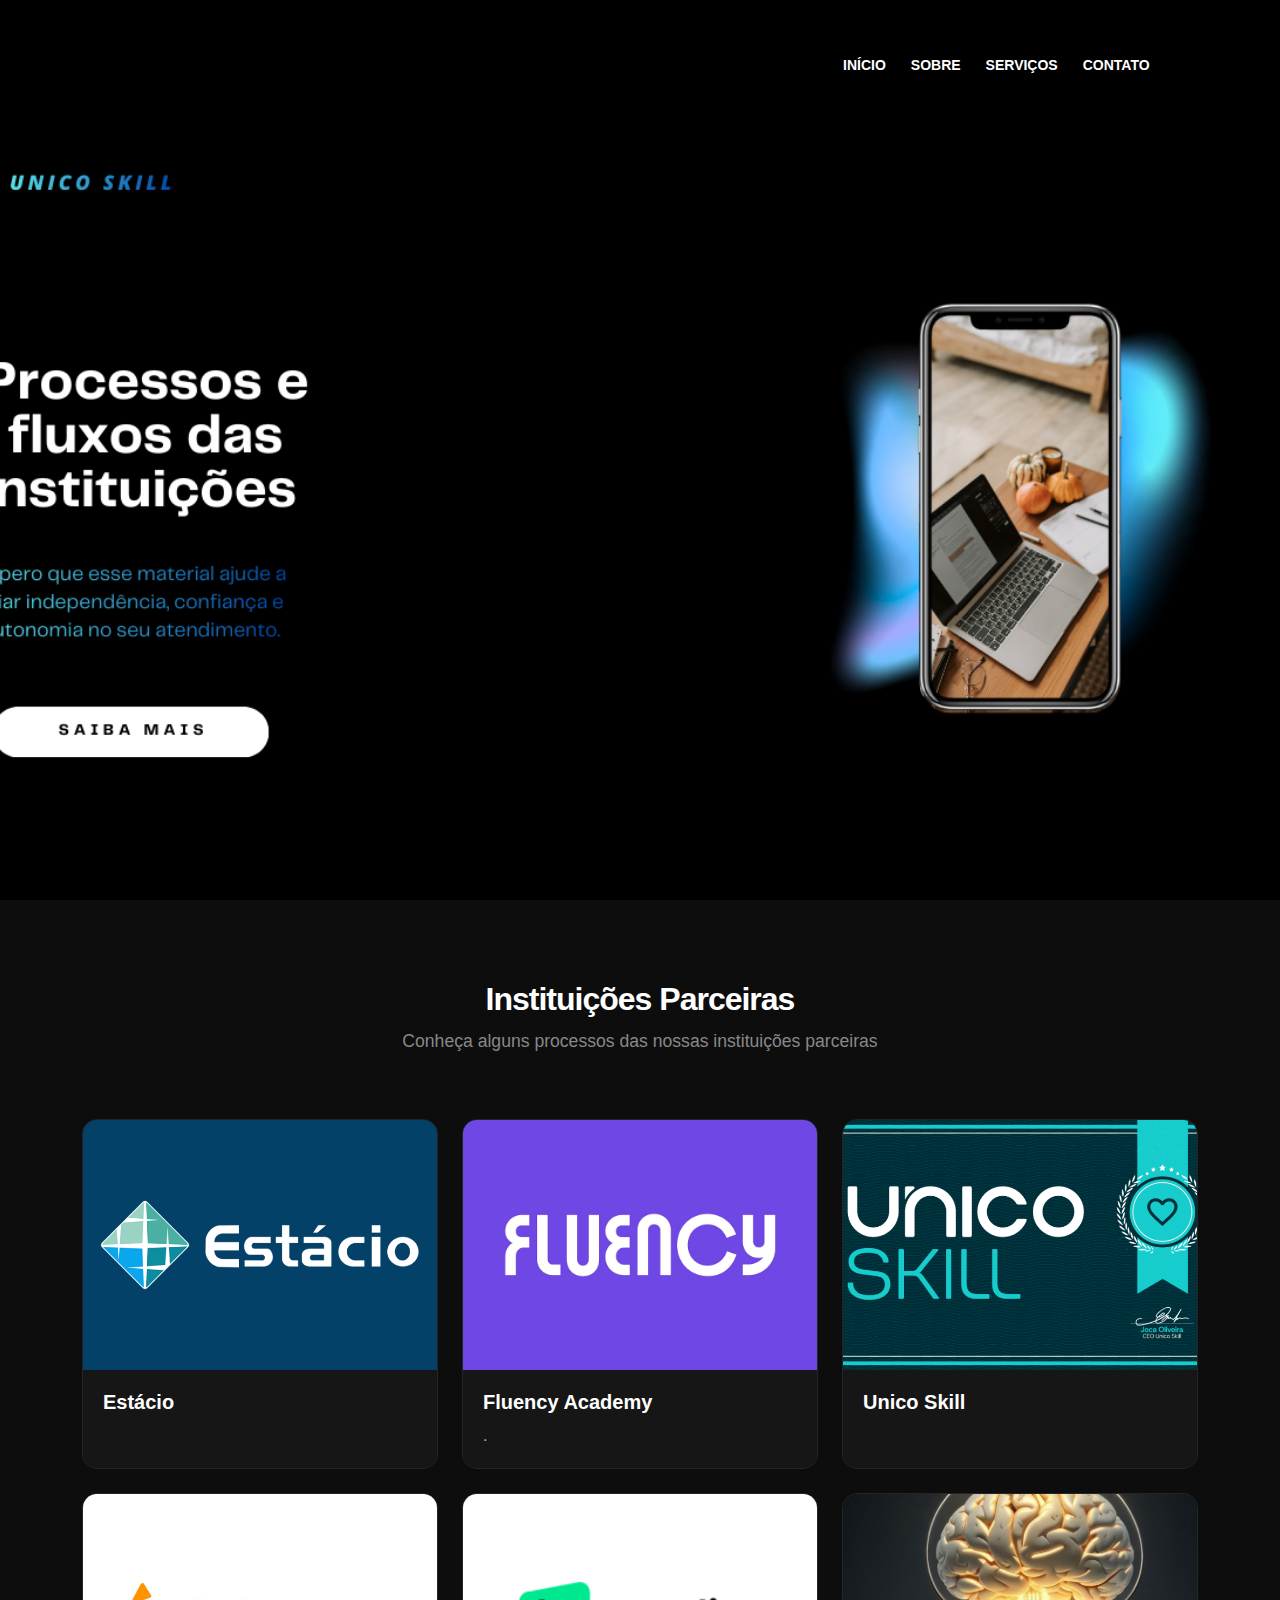
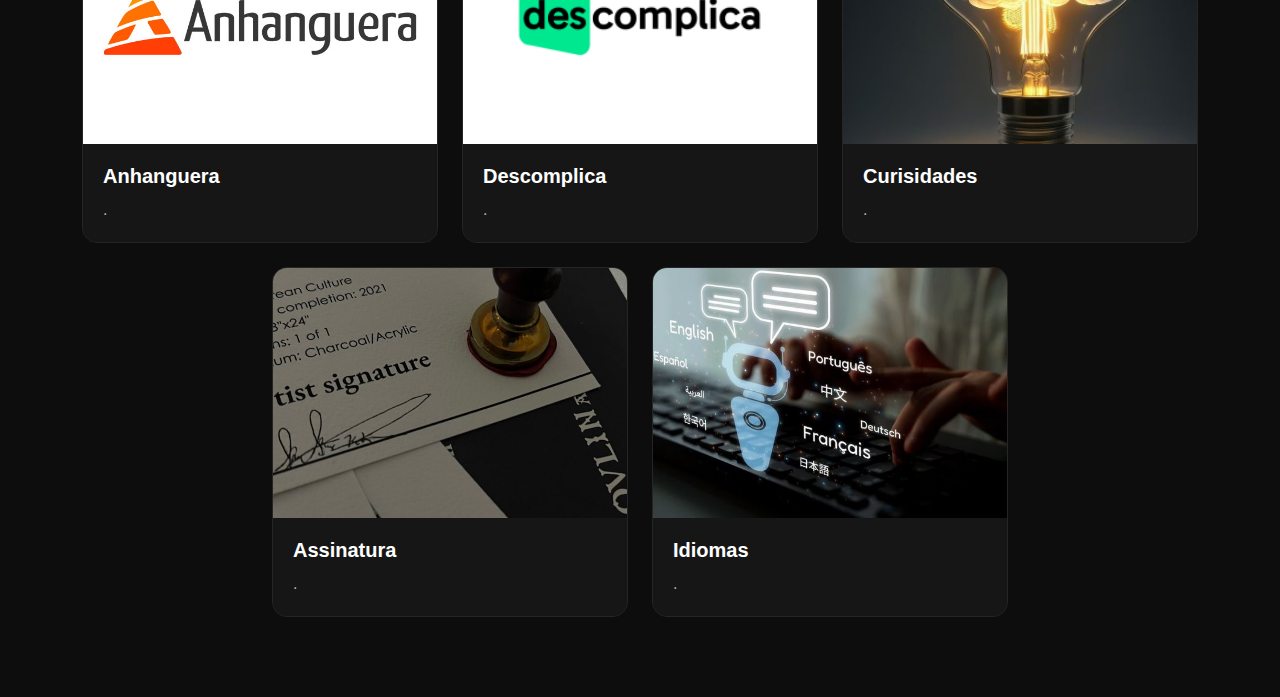
<file: index.html>
<!DOCTYPE html>
<html lang="pt-br">
<head>
    <meta charset="UTF-8">
    <meta name="viewport" content="width=device-width, initial-scale=1.0">
    <title>Unico Skill</title>
    <link rel="icon" href="../icon.png">
    <link href="https://cdn.jsdelivr.net/npm/bootstrap@5.3.3/dist/css/bootstrap.min.css" rel="stylesheet">
    <link rel="stylesheet" href="style.css">
</head>
<body class="text-white">

    <section class="hero-section">
        <header class="container-fluid">
            <nav class="d-flex justify-content-end p-3">
                <a href="#">Início</a>
                <a href="#">Sobre</a>
                <a href="#">Serviços</a>
                <a href="#">Contato</a>
            </nav>
        </header>

    </section>

<!-- ============================================================  -->
    <section class="container-fluid bg-black-custom">
        <div class="container">
            <div class="row text-center mb-5">
                <div class="col">
                    <h2 class="fw-bold">Instituições Parceiras</h2>
                    <p class="text-muted">Conheça alguns processos das nossas instituições parceiras</p>
                </div>
            </div>

            <div class="row g-4 justify-content-center">
                <div class="col-md-4">
                    <div class="card custom-card h-100 bg-dark text-white border-secondary">
                        <a href="./Estacio/Estacio/estacio2.html" target="_blank">
                            <img src="./src/image/estacio2.png" alt="Estácio" class="card-img-top p-3">
                        </a>
                        <div class="card-body">
                            <h5 class="card-title">Estácio</h5>
                            <p class="card-text text-secondary"> </p>
                        </div>
                    </div>
                </div>

                <div class="col-md-4">
                    <div class="card custom-card h-100 bg-dark text-white border-secondary">
                        <a href="./Fluency/fluency.html" target="_blank">
                        <img src="./src/image/fluency.png" alt="Instituição" class="card-img-top p-3">
                        </a>
                        <div class="card-body">
                            <h5 class="card-title">Fluency Academy</h5>
                            <p class="card-text text-secondary">.</p>
                        </div>
                    </div>
                </div>

                <div class="col-md-4">
                    <div class="card custom-card h-100 bg-dark text-white border-secondary">
                        <a href="./skill-colab/skill.html" target="_blank">
                        <img src="./src/image/skill.png" alt="Instituição" class="card-img-top p-3">
                        </a>
                        <div class="card-body">
                            <h5 class="card-title">Unico Skill</h5>
                            <p class="card-text text-secondary"></p>
                        </div>
                    </div>
                </div>


                 <div class="col-md-4">
                    <div class="card custom-card h-100 bg-dark text-white border-secondary">
                        <a href="./anhanguera/anhan.html" target="_blank">
                        <img src="./anhanguera/anhanguera2.jpg" alt="Instituição" class="card-img-top p-3">
                        </a>
                        <div class="card-body">
                            <h5 class="card-title">Anhanguera</h5>
                            <p class="card-text text-secondary">.</p>
                        </div>
                    </div>
                </div>



                 <div class="col-md-4">
                    <div class="card custom-card h-100 bg-dark text-white border-secondary">
                        <a href="./descomplica/descomplica.html" target="_blank">
                        <img src="./descomplica/descomplica.png" alt="Instituição" class="card-img-top p-3">
                        </a>
                        <div class="card-body">
                            <h5 class="card-title">Descomplica</h5>
                            <p class="card-text text-secondary">.</p>
                        </div>
                    </div>
                </div>

                <div class="col-md-4">
                    <div class="card custom-card h-100 bg-dark text-white border-secondary">
                        <a href="./curiosidades/curiosidades/curiosidade.html" target="_blank">
                        <img src="./curiosidades/curiWallp.jpg" alt="Instituição" class="card-img-top p-3">
                        </a>
                        <div class="card-body">
                            <h5 class="card-title">Curisidades</h5>
                            <p class="card-text text-secondary">.</p>
                        </div>
                    </div>
                </div>


                <div class="col-md-4">
                    <div class="card custom-card h-100 bg-dark text-white border-secondary">
                        <a href="./Assinatura/Assinatura/ass.html" target="_blank">
                        <img src="./Assinatura/assinaturawallper.jpg" alt="Instituição" class="card-img-top p-3">
                        </a>
                        <div class="card-body">
                            <h5 class="card-title">Assinatura</h5>
                            <p class="card-text text-secondary">.</p>
                        </div>
                    </div>
                </div>


                <div class="col-md-4">
                    <div class="card custom-card h-100 bg-dark text-white border-secondary">
                        <a href="./Curso Idioma/Curso Idioma/idioma.html" target="_blank">
                        <img src="./Curso Idioma/idiomawallper.jpg" alt="Instituição" class="card-img-top p-3">
                        </a>
                        <div class="card-body">
                            <h5 class="card-title">Idiomas</h5>
                            <p class="card-text text-secondary">.</p>
                        </div>
                    </div>
                </div>






            </div>
        </div>
    </section>

    <script src="https://cdn.jsdelivr.net/npm/bootstrap@5.3.3/dist/js/bootstrap.bundle.min.js"></script>
</body>
</html>
</file>
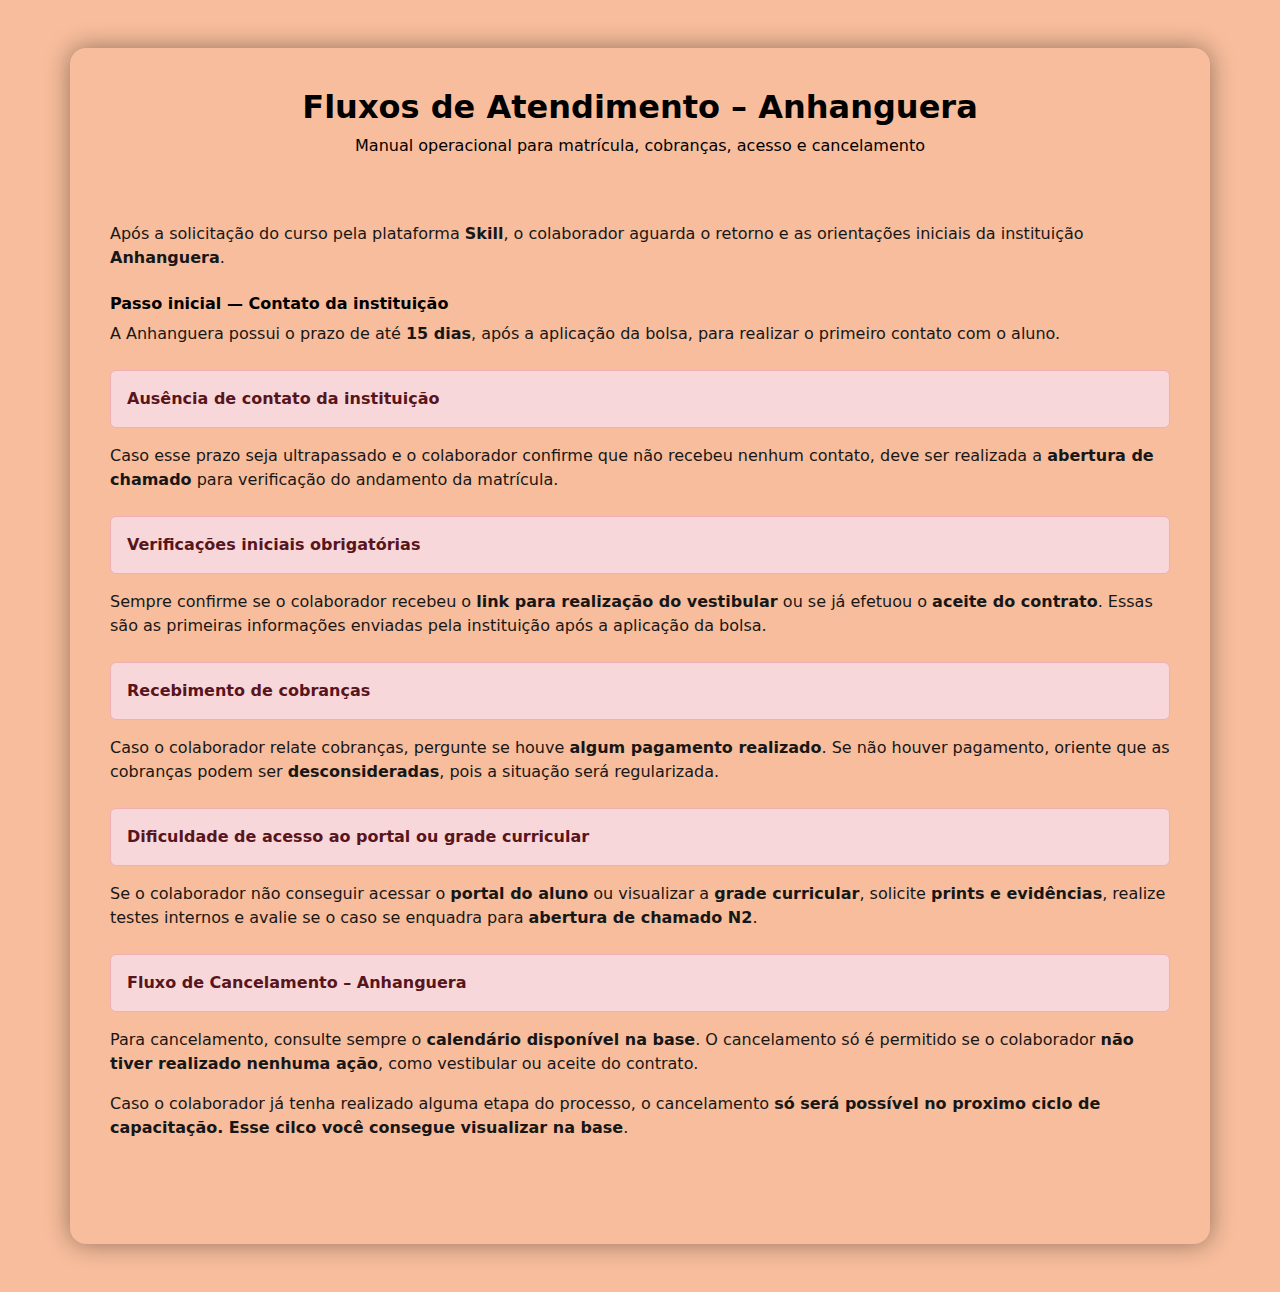
<file: anhanguera/anhan.html>
<!DOCTYPE html>
<html lang="pt-BR">
<head>
  <meta charset="UTF-8">
  <meta name="viewport" content="width=device-width, initial-scale=1.0">
  <title>Anhanguera</title>

  <link rel="icon" href="../icon.png">
  <link href="https://cdn.jsdelivr.net/npm/bootstrap@5.3.8/dist/css/bootstrap.min.css" rel="stylesheet">
</head>

<script>
  document.addEventListener("DOMContentLoaded", function () {
    alert("Atenção: Essa página ainda está em fase de construção e pode conter informações incompletas ou confusas. Pergunte caso tenha dúvidas");
  });
</script>


<body>

<section class="container my-5 text-black">

  <!-- CABEÇALHO -->
  <div class="row mb-5">
    <div class="col text-center">
      <h2 class="fw-bold text-black">Fluxos de Atendimento – Anhanguera</h2>
      <p class=" text-black">
        Manual operacional para matrícula, cobranças, acesso e cancelamento
      </p>
    </div>
  </div>

  <!-- ================================================= -->
  <!-- FLUXO ANHANGUERA -->
  <!-- ================================================= -->

  <div class="row mb-5">
    <div class="col">

      <p>
        Após a solicitação do curso pela plataforma <strong>Skill</strong>,
        o colaborador aguarda o retorno e as orientações iniciais da
        instituição <strong>Anhanguera</strong>.
      </p>

      <h6 class="fw-bold mt-4">Passo inicial — Contato da instituição</h6>

      <p>
        A Anhanguera possui o prazo de até <strong>15 dias</strong>,
        após a aplicação da bolsa, para realizar o primeiro contato com o aluno.
      </p>

      <div class="alert alert-danger mt-4">
        <strong>Ausência de contato da instituição</strong>
      </div>

      <p>
        Caso esse prazo seja ultrapassado e o colaborador confirme que
        não recebeu nenhum contato, deve ser realizada a
        <strong>abertura de chamado</strong> para verificação do andamento da matrícula.
      </p>

      <div class="alert alert-danger mt-4">
        <strong>Verificações iniciais obrigatórias</strong>
      </div>

      <p>
        Sempre confirme se o colaborador recebeu o
        <strong>link para realização do vestibular</strong> ou se já efetuou
        o <strong>aceite do contrato</strong>.
        Essas são as primeiras informações enviadas pela instituição
        após a aplicação da bolsa.
      </p>

      <div class="alert alert-danger mt-4">
        <strong>Recebimento de cobranças</strong>
      </div>

      <p>
        Caso o colaborador relate cobranças, pergunte se houve
        <strong>algum pagamento realizado</strong>.
        Se não houver pagamento, oriente que as cobranças podem ser
        <strong>desconsideradas</strong>, pois a situação será regularizada.
      </p>

      <div class="alert alert-danger mt-4">
        <strong>Dificuldade de acesso ao portal ou grade curricular</strong>
      </div>

      <p>
        Se o colaborador não conseguir acessar o
        <strong>portal do aluno</strong> ou visualizar a
        <strong>grade curricular</strong>, solicite
        <strong>prints e evidências</strong>, realize testes internos
        e avalie se o caso se enquadra para
        <strong>abertura de chamado N2</strong>.
      </p>

      <div class="alert alert-danger mt-4">
        <strong>Fluxo de Cancelamento – Anhanguera</strong>
      </div>

      <p>
        Para cancelamento, consulte sempre o
        <strong>calendário disponível na base</strong>.
        O cancelamento só é permitido se o colaborador
        <strong>não tiver realizado nenhuma ação</strong>,
        como vestibular ou aceite do contrato.
      </p>

      <p>
        Caso o colaborador já tenha realizado alguma etapa do processo,
        o cancelamento <strong>só será possível no proximo ciclo de capacitação. Esse cilco você consegue visualizar na base</strong>.
      </p>

    </div>
  </div>

</section>

<style>
  body {
    background-color: #f7bd9c; /* fundo dark laranja */
    color: #0c0c0c;
  }

  h2, h4 {
    color: #dc7017; /* laranja principal */
  }

  p {
    color: #171717;
  }

  .text-muted {
    color: #e9833f !important;
  }

  /* Alerts personalizados laranja */
  .alert-warning {
    background-color: #7c2d12; /* laranja escuro */
    color: #ffedd5; /* laranja claro */
    border: none;
  }

  /* Container */
  section.container {
    background-color: #f7bd9c;
    border-radius: 16px;
    padding: 40px;
    box-shadow: 0 0 25px rgba(0, 0, 0, 0.4);
  }

  /* Títulos */
  h4 {
    border-left: 4px solid #fb923c;
    padding-left: 12px;
  }
</style>

</body>
</html>
</file>
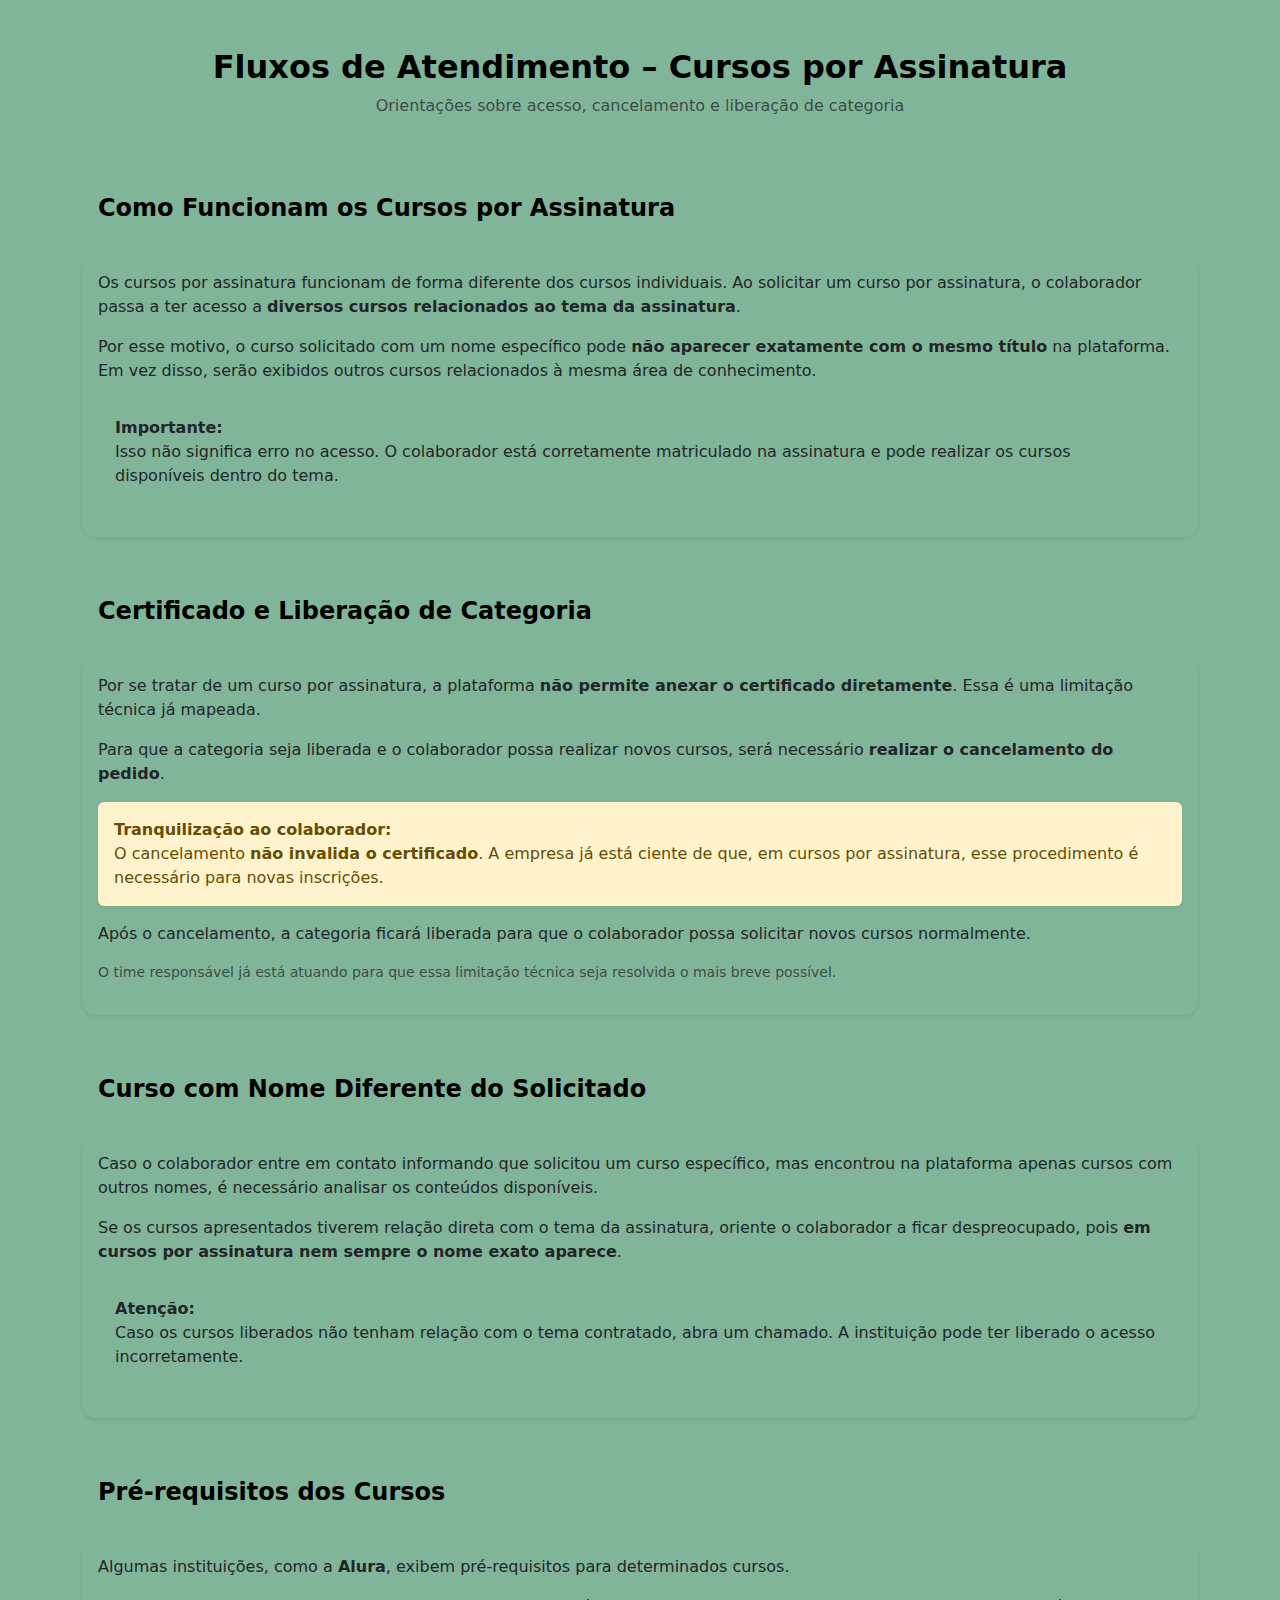
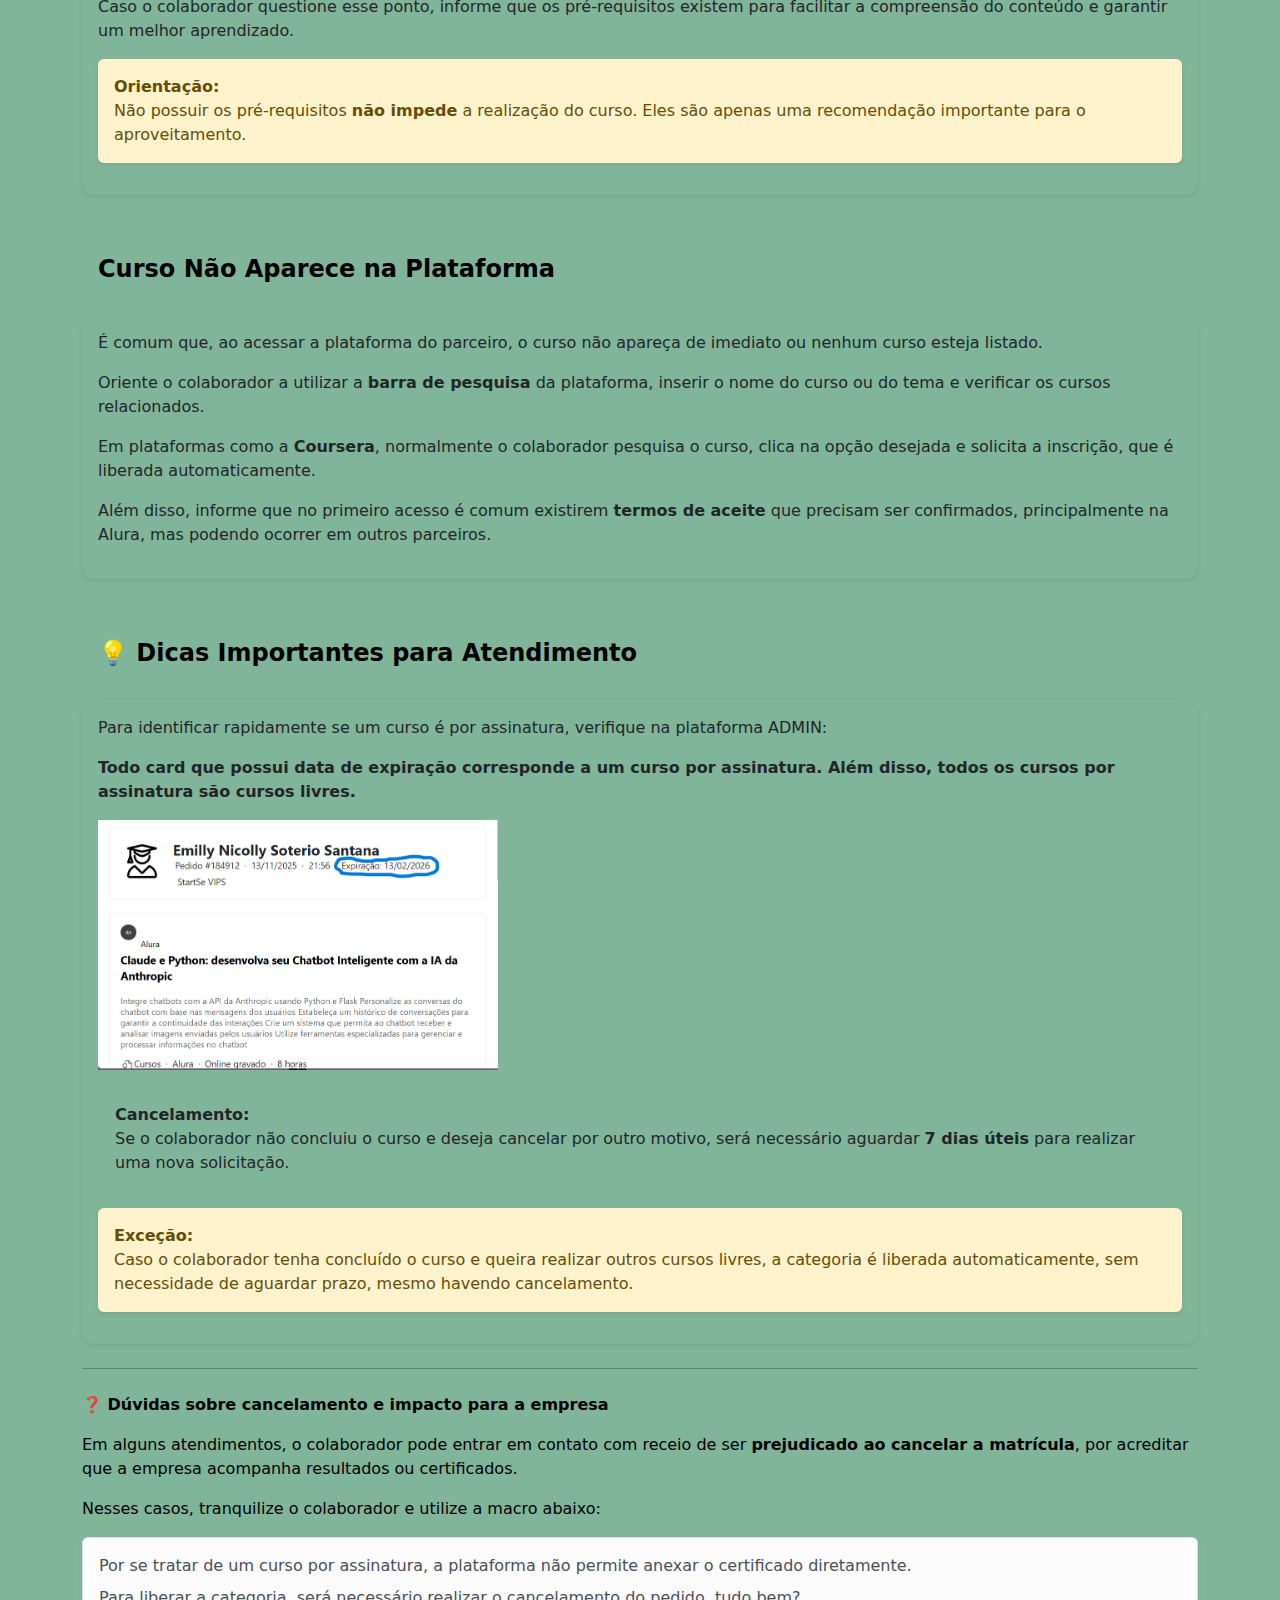
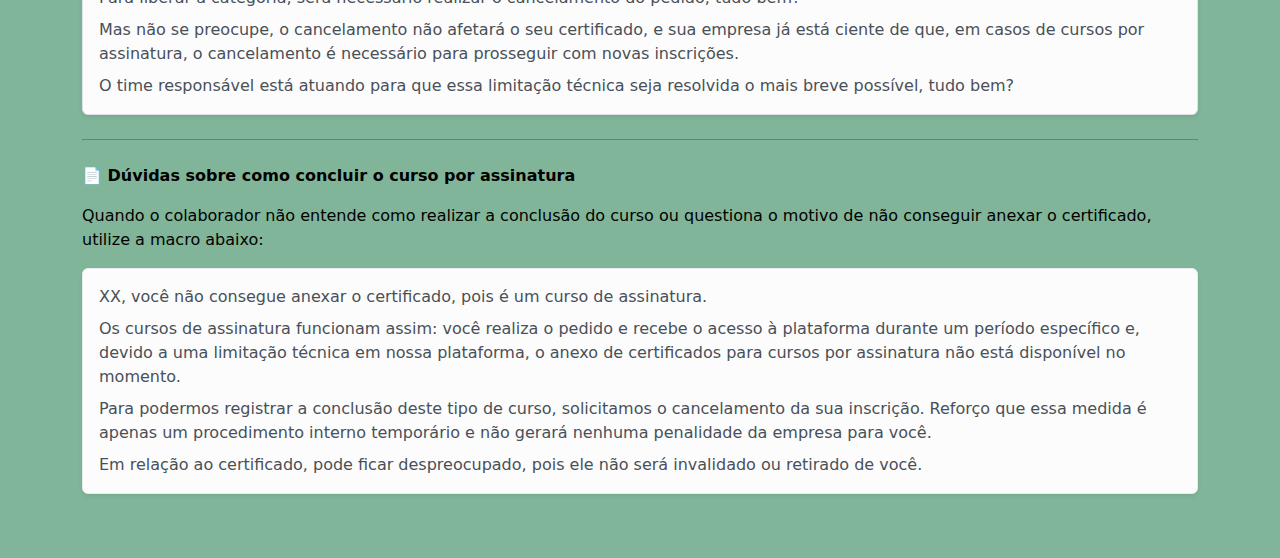
<file: Assinatura/ass.html>
<!DOCTYPE html>
<html lang="pt-br">
<head>
    <meta charset="UTF-8">
    <meta name="viewport" content="width=device-width, initial-scale=1.0">
    <title>Fluxo – Cursos por Assinatura</title>

    <link href="https://cdn.jsdelivr.net/npm/bootstrap@5.3.3/dist/css/bootstrap.min.css" rel="stylesheet">

    <style>
        body {
            background-color: rgb(129, 181, 153);
        }

        /* Subtítulos */
        h4.border-bottom {
            border-bottom: none !important;
            background-color:rgb(129, 181, 153);
            padding: 12px 16px;
            border-radius: 12px;
        }

        /* Mantém harmonia com cards */
        .card {
            background-color:rgb(129, 181, 153);
            border-radius: 14px;
        }
    </style>
</head>

<body>

<section class="container my-5 text-black">

    <!-- Título -->
    <div class="row mb-5">
        <div class="col text-center">
            <h2 class="fw-bold">Fluxos de Atendimento – Cursos por Assinatura</h2>
            <p class="text-muted">
                Orientações sobre acesso, cancelamento e liberação de categoria
            </p>
        </div>
    </div>

    <!-- Como funcionam -->
    <div class="row mb-5">
        <div class="col">
            <h4 class="fw-semibold border-bottom pb-2 mb-4">
                Como Funcionam os Cursos por Assinatura
            </h4>

            <div class="card border-0 shadow-sm">
                <div class="card-body">
                    <p>
                        Os cursos por assinatura funcionam de forma diferente dos cursos individuais.
                        Ao solicitar um curso por assinatura, o colaborador passa a ter acesso a
                        <strong>diversos cursos relacionados ao tema da assinatura</strong>.
                    </p>

                    <p>
                        Por esse motivo, o curso solicitado com um nome específico pode
                        <strong>não aparecer exatamente com o mesmo título</strong> na plataforma.
                        Em vez disso, serão exibidos outros cursos relacionados à mesma área de conhecimento.
                    </p>

                    <div class="alert alert-orange mt-3">
                        <strong>Importante:</strong>
                        <p class="mb-0">
                            Isso não significa erro no acesso. O colaborador está corretamente matriculado
                            na assinatura e pode realizar os cursos disponíveis dentro do tema.
                        </p>
                    </div>
                </div>
            </div>
        </div>
    </div>

    <!-- Certificado e cancelamento -->
    <div class="row mb-5">
        <div class="col">
            <h4 class="fw-semibold border-bottom pb-2 mb-4">
             Certificado e Liberação de Categoria
            </h4>

            <div class="card border-0 shadow-sm">
                <div class="card-body">
                    <p>
                        Por se tratar de um curso por assinatura, a plataforma
                        <strong>não permite anexar o certificado diretamente</strong>.
                        Essa é uma limitação técnica já mapeada.
                    </p>

                    <p>
                        Para que a categoria seja liberada e o colaborador possa realizar
                        novos cursos, será necessário
                        <strong>realizar o cancelamento do pedido</strong>.
                    </p>

                    <div class="alert alert-warning border-0 shadow-sm mt-3">
                        <strong>Tranquilização ao colaborador:</strong>
                        <p class="mb-0">
                            O cancelamento <strong>não invalida o certificado</strong>.
                            A empresa já está ciente de que, em cursos por assinatura,
                            esse procedimento é necessário para novas inscrições.
                        </p>
                    </div>

                    <p class="mt-3">
                        Após o cancelamento, a categoria ficará liberada para que o colaborador
                        possa solicitar novos cursos normalmente.
                    </p>

                    <p class="text-muted small">
                        O time responsável já está atuando para que essa limitação técnica
                        seja resolvida o mais breve possível.
                    </p>
                </div>
            </div>
        </div>
    </div>

    <!-- Nome do curso diferente -->
    <div class="row mb-5">
        <div class="col">
            <h4 class="fw-semibold border-bottom pb-2 mb-4">
             Curso com Nome Diferente do Solicitado
            </h4>

            <div class="card border-0 shadow-sm">
                <div class="card-body">
                    <p>
                        Caso o colaborador entre em contato informando que solicitou um curso
                        específico, mas encontrou na plataforma apenas cursos com outros nomes,
                        é necessário analisar os conteúdos disponíveis.
                    </p>

                    <p>
                        Se os cursos apresentados tiverem relação direta com o tema da assinatura,
                        oriente o colaborador a ficar despreocupado, pois
                        <strong>em cursos por assinatura nem sempre o nome exato aparece</strong>.
                    </p>

                    <div class="alert alert-orange mt-3">
                        <strong>Atenção:</strong>
                        <p class="mb-0">
                            Caso os cursos liberados não tenham relação com o tema contratado,
                            abra um chamado. A instituição pode ter liberado o acesso incorretamente.
                        </p>
                    </div>
                </div>
            </div>
        </div>
    </div>

    <!-- Pré-requisitos -->
    <div class="row mb-5">
        <div class="col">
            <h4 class="fw-semibold border-bottom pb-2 mb-4">
            Pré-requisitos dos Cursos
            </h4>

            <div class="card border-0 shadow-sm">
                <div class="card-body">
                    <p>
                        Algumas instituições, como a <strong>Alura</strong>, exibem
                        pré-requisitos para determinados cursos.
                    </p>

                    <p>
                        Caso o colaborador questione esse ponto, informe que os pré-requisitos
                        existem para facilitar a compreensão do conteúdo e garantir um melhor aprendizado.
                    </p>

                    <div class="alert alert-warning border-0 shadow-sm mt-3">
                        <strong>Orientação:</strong>
                        <p class="mb-0">
                            Não possuir os pré-requisitos <strong>não impede</strong> a realização do curso.
                            Eles são apenas uma recomendação importante para o aproveitamento.
                        </p>
                    </div>
                </div>
            </div>
        </div>
    </div>

    <!-- Curso não aparece -->
    <div class="row mb-5">
        <div class="col">
            <h4 class="fw-semibold border-bottom pb-2 mb-4">
             Curso Não Aparece na Plataforma
            </h4>

            <div class="card border-0 shadow-sm">
                <div class="card-body">
                    <p>
                        É comum que, ao acessar a plataforma do parceiro, o curso
                        não apareça de imediato ou nenhum curso esteja listado.
                    </p>

                    <p>
                        Oriente o colaborador a utilizar a
                        <strong>barra de pesquisa</strong> da plataforma,
                        inserir o nome do curso ou do tema e verificar os cursos relacionados.
                    </p>

                    <p>
                        Em plataformas como a <strong>Coursera</strong>, normalmente o colaborador
                        pesquisa o curso, clica na opção desejada e solicita a inscrição,
                        que é liberada automaticamente.
                    </p>

                    <p class="mt-3">
                        Além disso, informe que no primeiro acesso é comum existirem
                        <strong>termos de aceite</strong> que precisam ser confirmados,
                        principalmente na Alura, mas podendo ocorrer em outros parceiros.
                    </p>
                </div>
            </div>
        </div>
    </div>

    <!-- Dicas internas -->
    <div class="row mb-5">
        <div class="col">
            <h4 class="fw-semibold border-bottom pb-2 mb-4">
                💡 Dicas Importantes para Atendimento
            </h4>

            <div class="card border-0 shadow-sm">
                <div class="card-body">
                    <p>
                        Para identificar rapidamente se um curso é por assinatura,
                        verifique na plataforma ADMIN:
                    </p>

                    <p class="fw-semibold">
                        Todo card que possui <strong>data de expiração</strong>
                        corresponde a um curso por assinatura.
                        Além disso, todos os cursos por assinatura são cursos livres.
                    </p>

                    <div>
                        <img src="./expiracao2.png" alt="" width="400px">
                    </div>

                    <div class="alert alert-orange mt-3">
                        <strong>Cancelamento:</strong>
                        <p class="mb-0">
                            Se o colaborador não concluiu o curso e deseja cancelar por outro motivo,
                            será necessário aguardar <strong>7 dias úteis</strong>
                            para realizar uma nova solicitação.
                        </p>
                    </div>

                    <div class="alert alert-warning border-0 shadow-sm mt-3">
                        <strong>Exceção:</strong>
                        <p class="mb-0">
                            Caso o colaborador tenha concluído o curso e queira realizar
                            outros cursos livres, a categoria é liberada automaticamente,
                            sem necessidade de aguardar prazo, mesmo havendo cancelamento.
                        </p>
                    </div>
                </div>
            </div>


<hr class="my-4">

<p class="fw-semibold">
  ❓ Dúvidas sobre cancelamento e impacto para a empresa
</p>

<p>
  Em alguns atendimentos, o colaborador pode entrar em contato com receio de ser
  <strong>prejudicado ao cancelar a matrícula</strong>, por acreditar que a empresa
  acompanha resultados ou certificados.
</p>

<p>
  Nesses casos, tranquilize o colaborador e utilize a macro abaixo:
</p>

<div class="alert alert-light border shadow-sm">
  <p class="mb-2">
    Por se tratar de um curso por assinatura, a plataforma não permite anexar o certificado diretamente.
  </p>

  <p class="mb-2">
    Para liberar a categoria, será necessário realizar o cancelamento do pedido, tudo bem?
  </p>

  <p class="mb-2">
    Mas não se preocupe, o cancelamento não afetará o seu certificado, e sua empresa já está ciente de que,
    em casos de cursos por assinatura, o cancelamento é necessário para prosseguir com novas inscrições.
  </p>

  <p class="mb-0">
    O time responsável está atuando para que essa limitação técnica seja resolvida o mais breve possível, tudo bem?
  </p>
</div>

<hr class="my-4">

<p class="fw-semibold">
  📄 Dúvidas sobre como concluir o curso por assinatura
</p>

<p>
  Quando o colaborador não entende como realizar a conclusão do curso ou questiona
  o motivo de não conseguir anexar o certificado, utilize a macro abaixo:
</p>

<div class="alert alert-light shadow-sm">
  <p class="mb-2">
    XX, você não consegue anexar o certificado, pois é um curso de assinatura.
  </p>

  <p class="mb-2">
    Os cursos de assinatura funcionam assim: você realiza o pedido e recebe o acesso à plataforma
    durante um período específico e, devido a uma limitação técnica em nossa plataforma,
    o anexo de certificados para cursos por assinatura não está disponível no momento.
  </p>

  <p class="mb-2">
    Para podermos registrar a conclusão deste tipo de curso, solicitamos o cancelamento da sua inscrição.
    Reforço que essa medida é apenas um procedimento interno temporário e não gerará nenhuma penalidade
    da empresa para você.
  </p>

  <p class="mb-0">
    Em relação ao certificado, pode ficar despreocupado, pois ele não será invalidado ou retirado de você.
  </p>
</div>




        </div>
    </div>

</section>

</body>
</html>
</file>
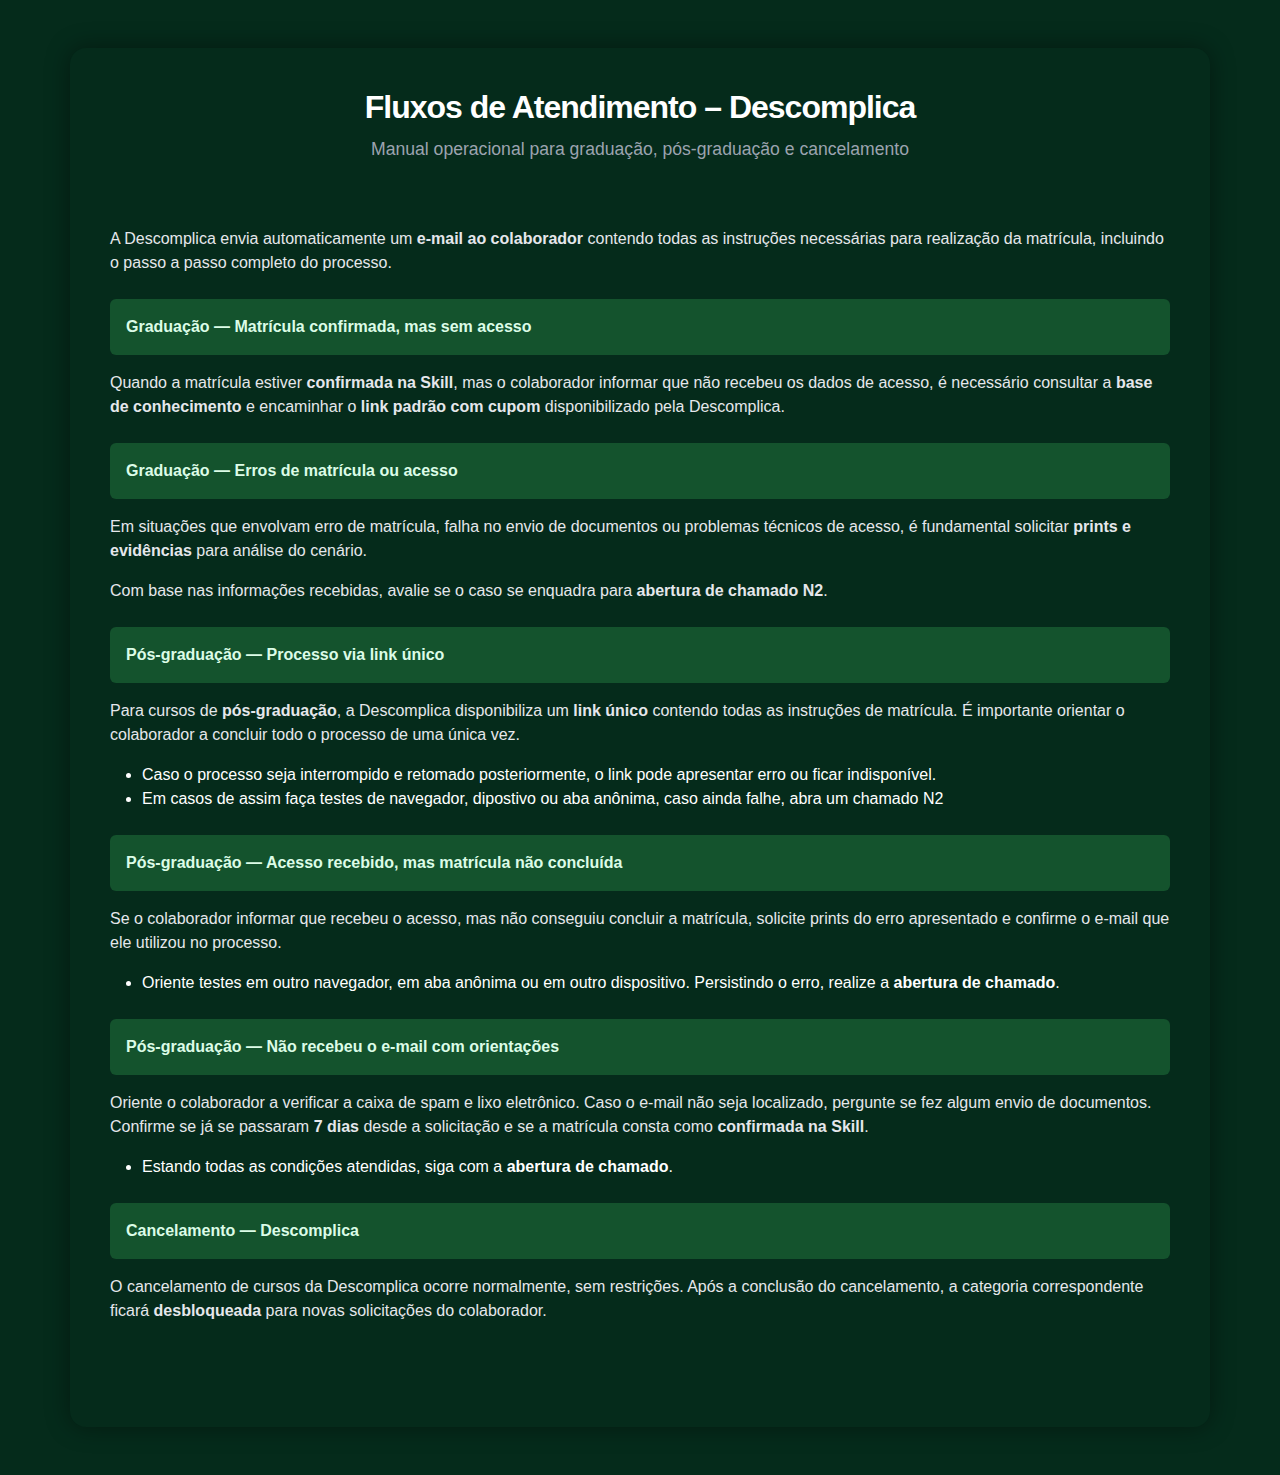
<file: descomplica/descomplica.html>
<!DOCTYPE html>
<html lang="pt-BR">
<head>
  <meta charset="UTF-8">
  <meta name="viewport" content="width=device-width, initial-scale=1.0">
  <title>Descomplica</title>

  <link rel="icon" href="../icon.png">
  <link href="https://cdn.jsdelivr.net/npm/bootstrap@5.3.8/dist/css/bootstrap.min.css" rel="stylesheet">
  <link rel="stylesheet" href="../style.css">
</head>

<script>
  document.addEventListener("DOMContentLoaded", function () {
    alert("Atenção: Essa página ainda está em fase de construção e pode conter informações incompletas ou confusas. Pergunte caso tenha dúvidas");
  });
</script>


<body>

<section class="container my-5 text-black">

  <!-- CABEÇALHO -->
  <div class="row mb-5">
    <div class="col text-center">
      <h2 class="fw-bold">Fluxos de Atendimento – Descomplica</h2>
      <p class="text-muted">
        Manual operacional para graduação, pós-graduação e cancelamento
      </p>
    </div>
  </div>

  <!-- FLUXO DESCOMPLICA -->
  <div class="row mb-5">
    <div class="col">


      <p>
        A Descomplica envia automaticamente um <strong>e-mail ao colaborador</strong>
        contendo todas as instruções necessárias para realização da matrícula,
        incluindo o passo a passo completo do processo.
      </p>

      <!-- GRADUAÇÃO -->
      <div class="alert alert-primary mt-4">
        <strong>Graduação — Matrícula confirmada, mas sem acesso</strong>
      </div>

      <p>
        Quando a matrícula estiver <strong>confirmada na Skill</strong>, mas o colaborador
        informar que não recebeu os dados de acesso, é necessário consultar a
        <strong>base de conhecimento</strong> e encaminhar o
        <strong>link padrão com cupom</strong> disponibilizado pela Descomplica.
      </p>

      <!-- ERROS GRADUAÇÃO -->
      <div class="alert alert-primary mt-4">
        <strong>Graduação — Erros de matrícula ou acesso</strong>
      </div>

      <p>
        Em situações que envolvam erro de matrícula, falha no envio de documentos
        ou problemas técnicos de acesso, é fundamental solicitar
        <strong>prints e evidências</strong> para análise do cenário.
      </p>

      <p>
        Com base nas informações recebidas, avalie se o caso se enquadra
        para <strong>abertura de chamado N2</strong>.
      </p>

      <!-- PÓS -->
      <div class="alert alert-primary mt-4">
        <strong>Pós-graduação — Processo via link único</strong>
      </div>

      <p>
        Para cursos de <strong>pós-graduação</strong>, a Descomplica disponibiliza
        um <strong>link único</strong> contendo todas as instruções de matrícula.
        É importante orientar o colaborador a concluir todo o processo
        de uma única vez.
      </p>

      <ul>
        <li class="text-white">Caso o processo seja interrompido e retomado posteriormente, o link pode apresentar erro ou ficar indisponível.
        <li class="text-white">Em casos de assim faça testes de navegador, dipostivo ou aba anônima, caso ainda falhe, abra um chamado N2</li>
    
      </ul>

      <!-- PÓS ERRO -->
      <div class="alert alert-primary mt-4">
        <strong>Pós-graduação — Acesso recebido, mas matrícula não concluída</strong>
      </div>

      <p>
        Se o colaborador informar que recebeu o acesso, mas não conseguiu concluir
        a matrícula, solicite prints do erro apresentado e confirme o e-mail que ele
        utilizou no processo.
      </p>

      <ul>
        <li class="text-white">
        Oriente testes em outro navegador, em aba anônima ou em outro dispositivo.
        Persistindo o erro, realize a <strong>abertura de chamado</strong>. </li>
      </ul>

      <!-- NÃO RECEBEU EMAIL -->
      <div class="alert alert-primary mt-4">
        <strong>Pós-graduação — Não recebeu o e-mail com orientações</strong>
      </div>

      <p>
        Oriente o colaborador a verificar a caixa de spam e lixo eletrônico.
        Caso o e-mail não seja localizado, pergunte se fez algum envio de documentos. Confirme se já se passaram
        <strong>7 dias</strong> desde a solicitação e se a matrícula consta
        como <strong>confirmada na Skill</strong>.
      </p>

      <ul>
        <li class="text-white">
        Estando todas as condições atendidas, siga com a <strong>abertura de chamado</strong>.</li>
      </ul>

      <!-- CANCELAMENTO -->
      <div class="alert alert-primary mt-4">
        <strong>Cancelamento — Descomplica</strong>
      </div>

      <p>
        O cancelamento de cursos da Descomplica ocorre normalmente, sem restrições.
        Após a conclusão do cancelamento, a categoria correspondente ficará
        <strong>desbloqueada</strong> para novas solicitações do colaborador.
      </p>

    </div>
  </div>

</section>

<style>
  body {
    background-color: #052b1b; /* fundo dark */
    color: #e5e7eb; /* texto claro */
  }

  h2, h4 {
    color: #22c55e; /* verde principal */
  }

  p {
    color: #e5e7eb;
  }

  .text-muted {
    color: #9ca3af !important;
  }

  /* Alerts personalizados */
  .alert-primary {
    background-color: #14532d; /* verde escuro */
    color: #dcfce7; /* verde claro */
    border: none;
  }

  /* Container mais elegante */
  section.container {
    background-color: #052b1b;
    border-radius: 16px;
    padding: 40px;
    box-shadow: 0 0 25px rgba(0, 0, 0, 0.4);
  }

  /* Títulos menores */
  h4 {
    border-left: 4px solid #22c55e;
    padding-left: 12px;
  }
</style>

</body>
</html>
</file>
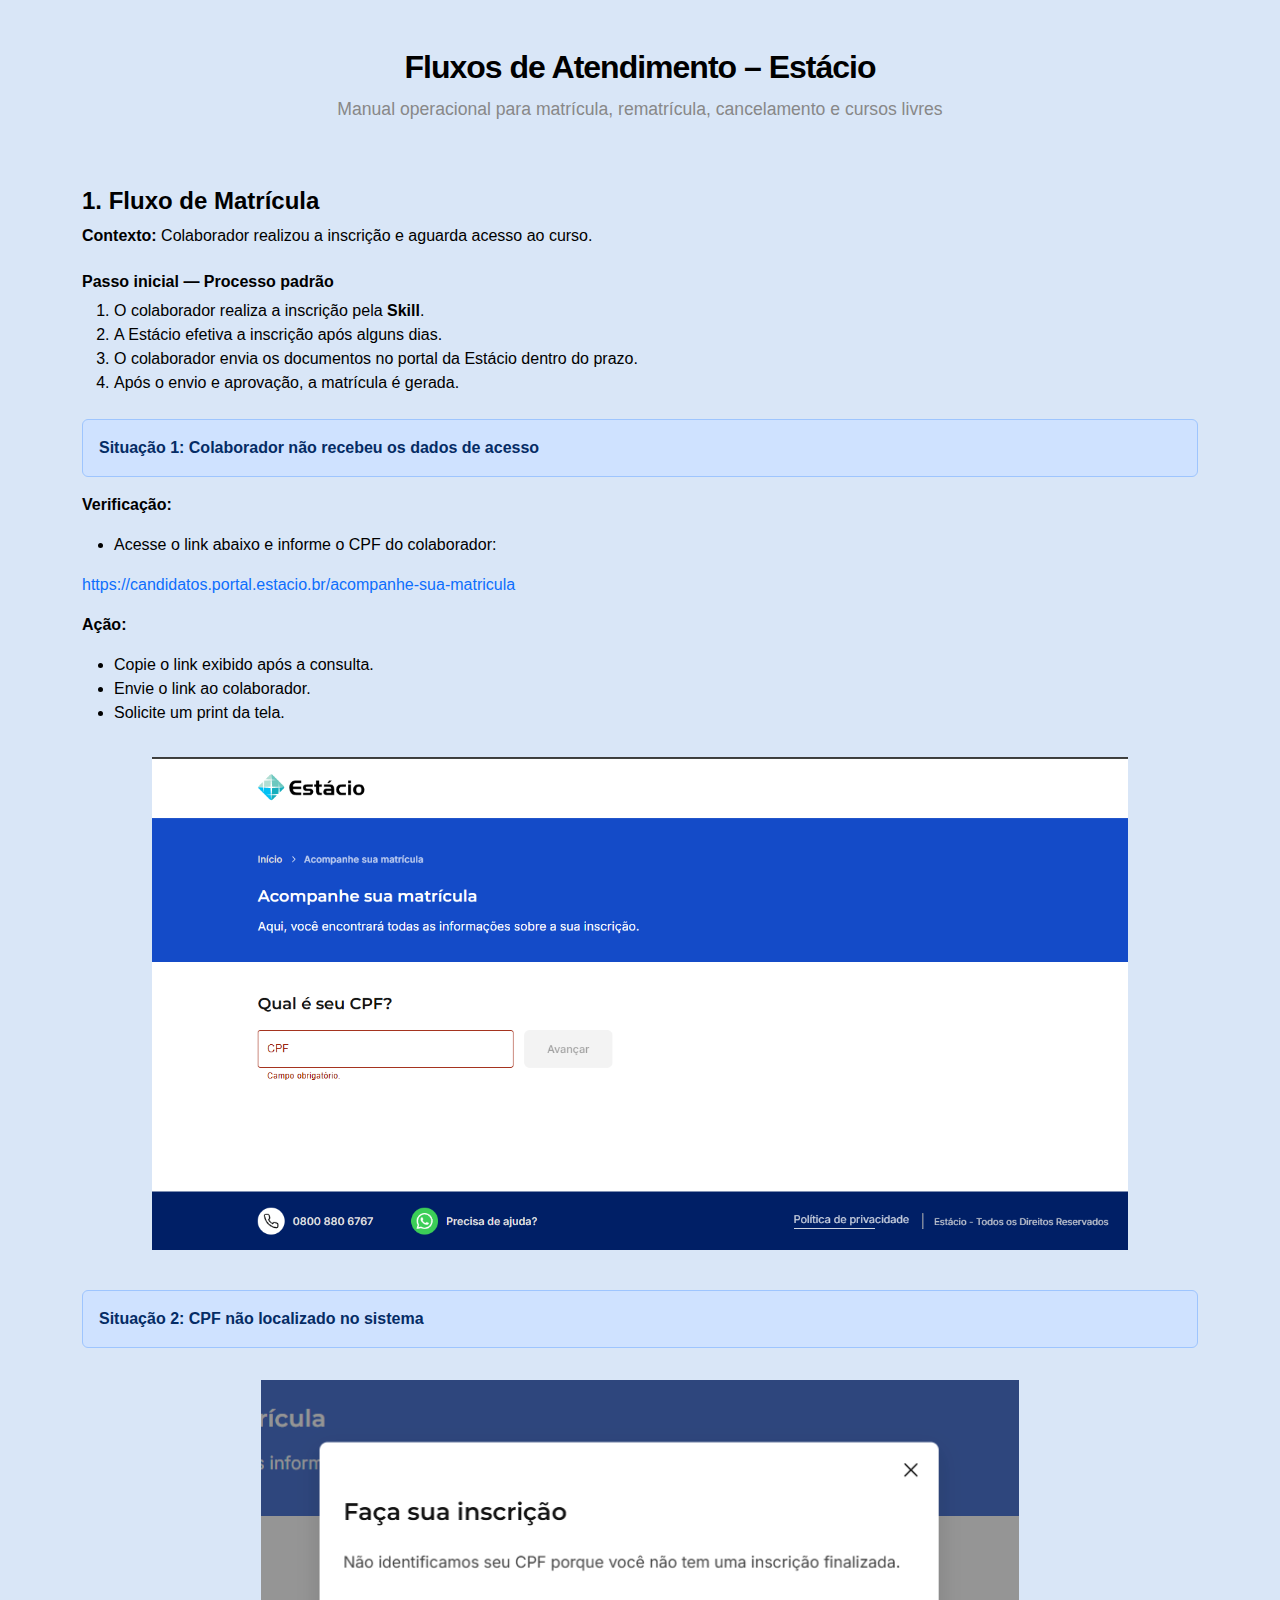
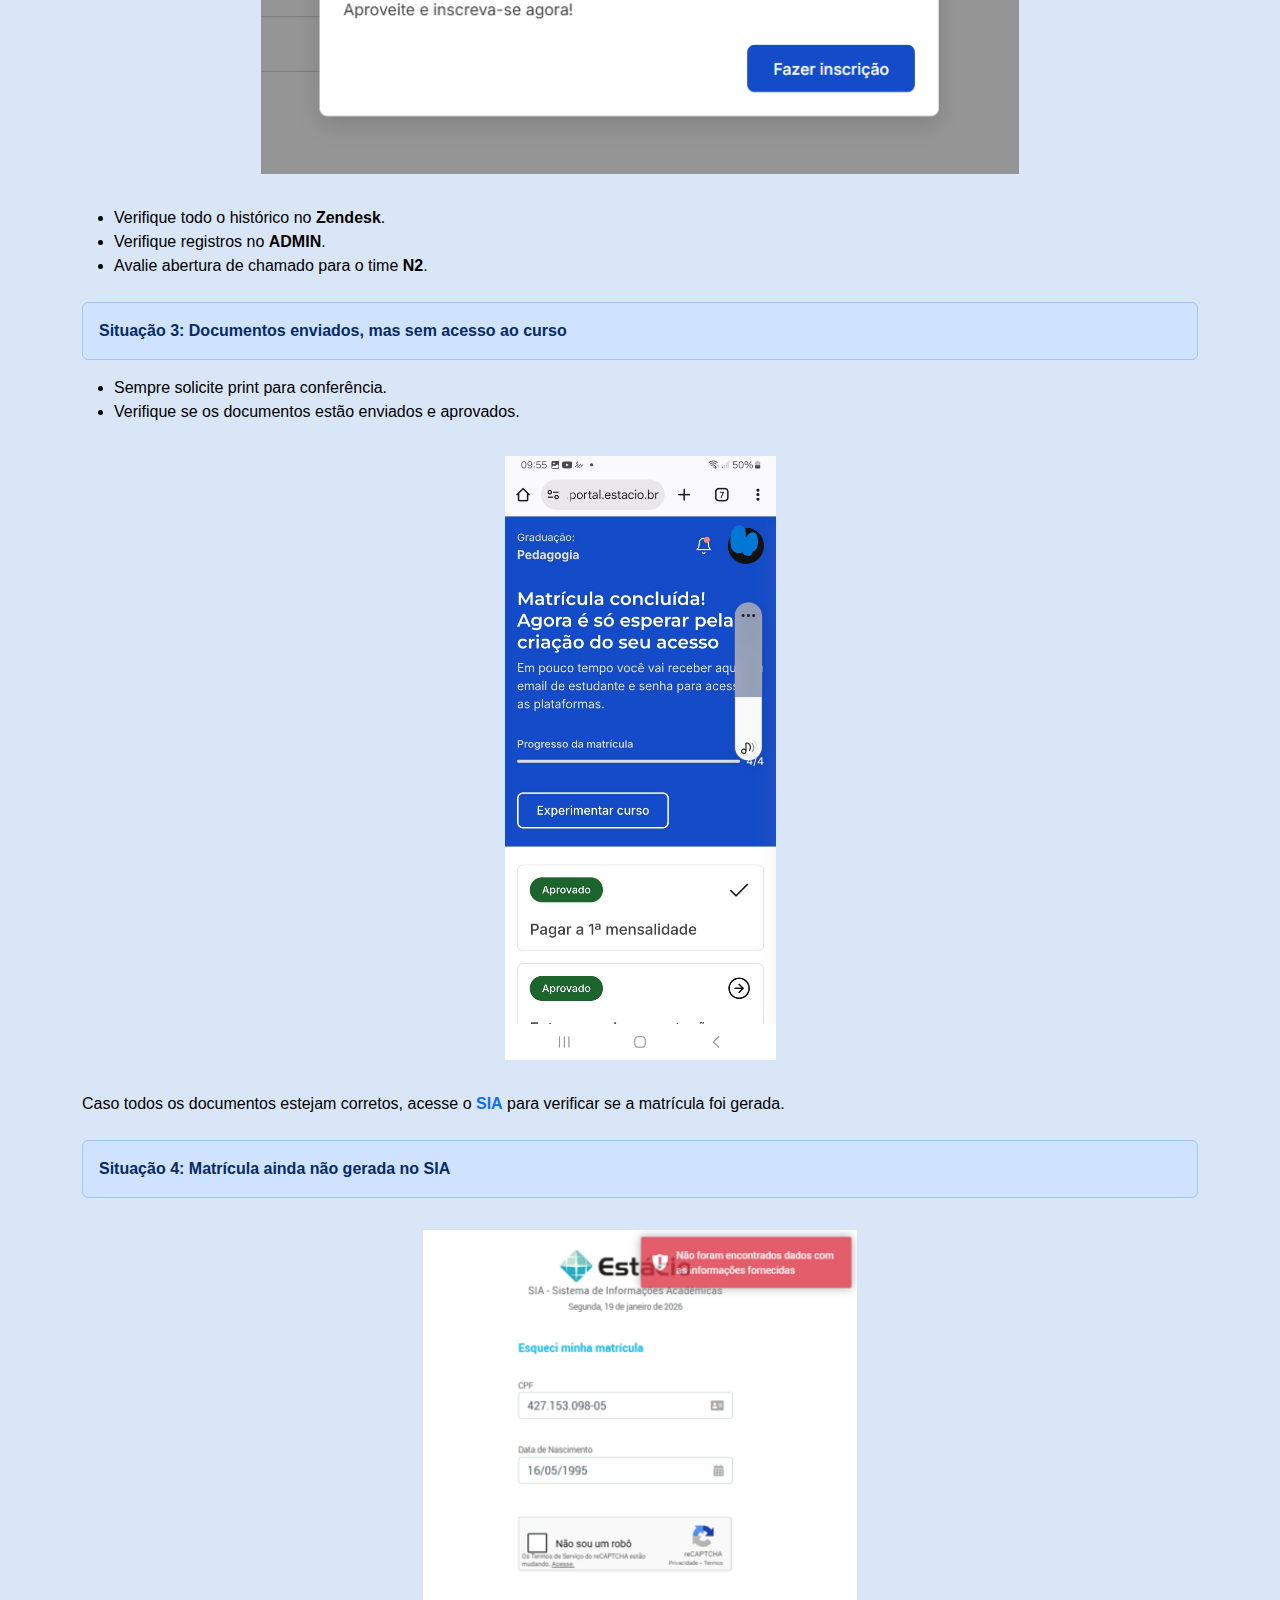
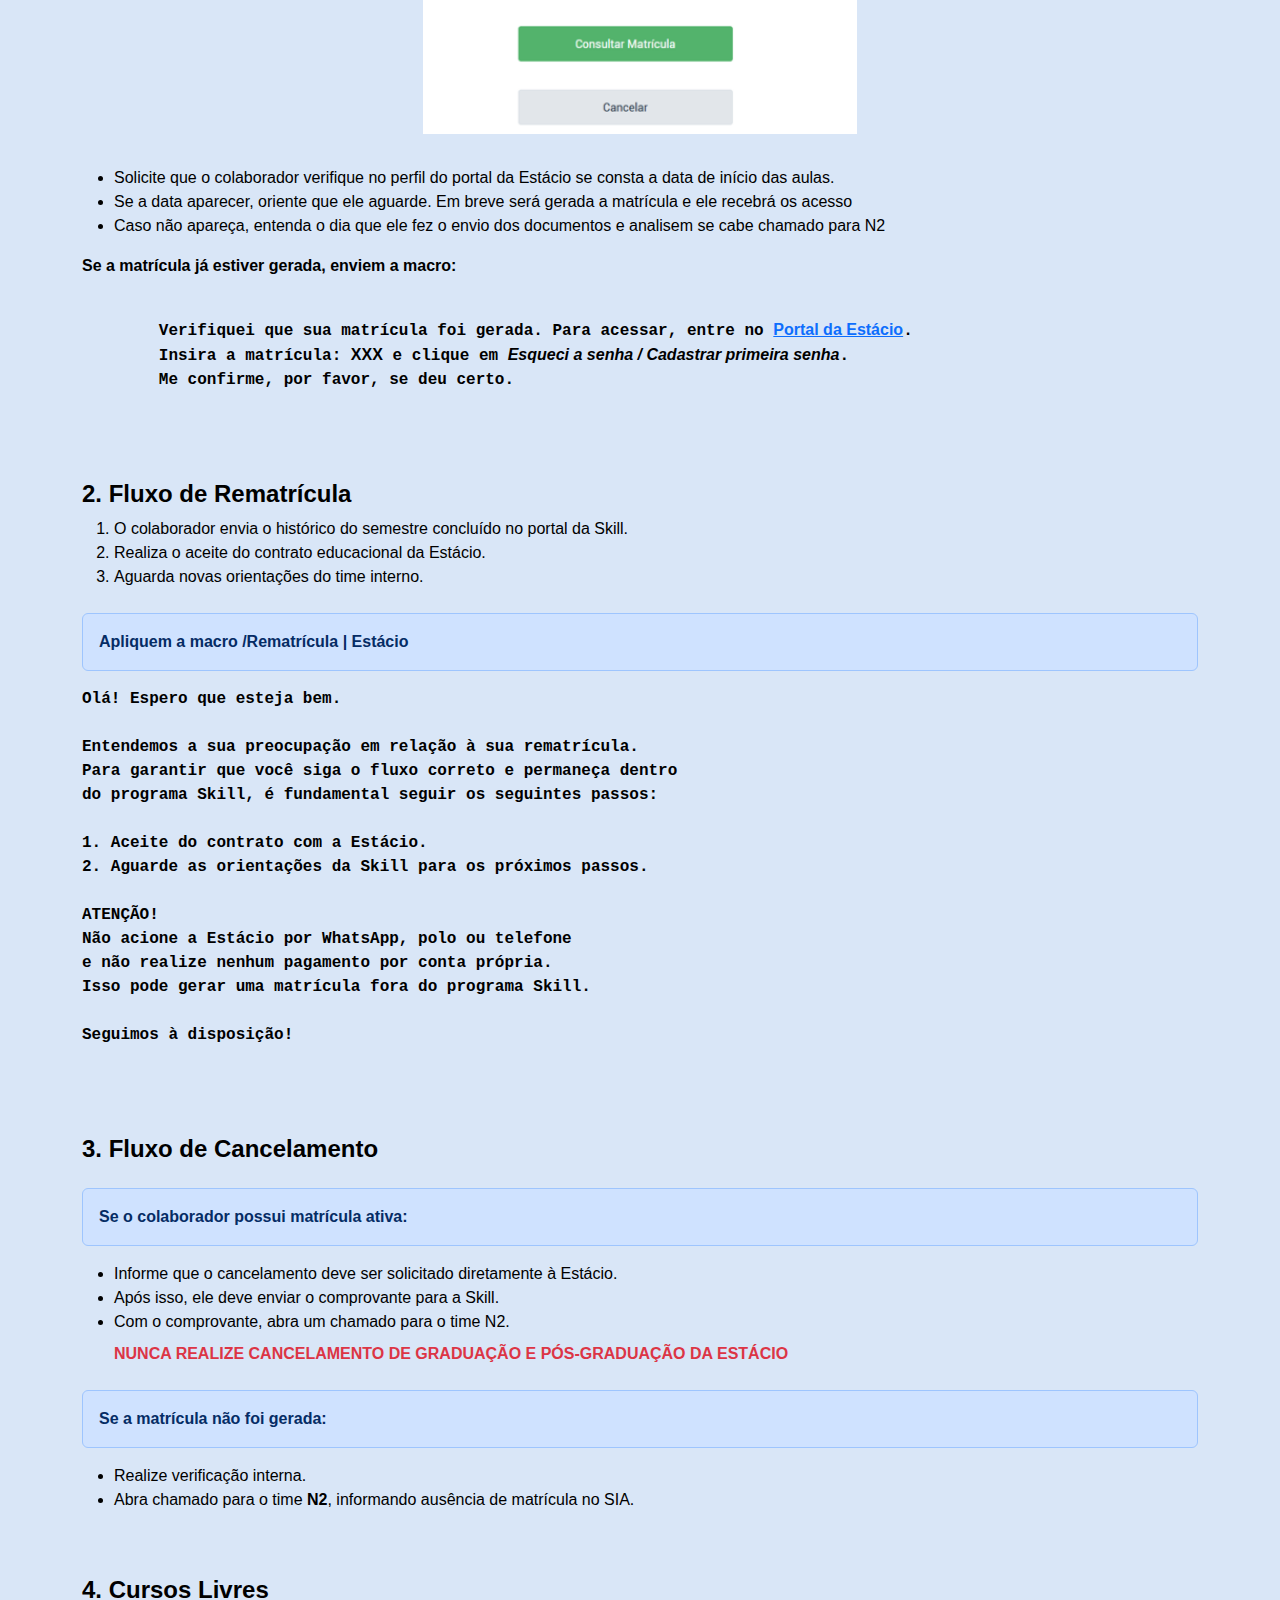
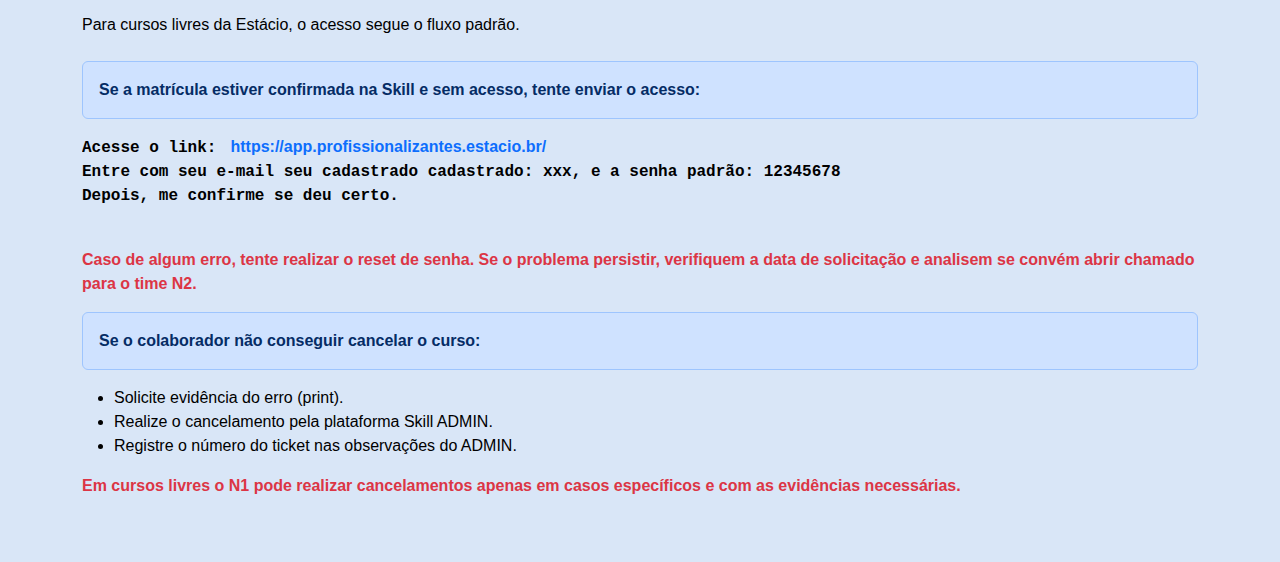
<file: Estacio/estacio.html>
<!DOCTYPE html>
<html lang="pt-BR">
<head>
  <meta charset="UTF-8">
  <meta name="viewport" content="width=device-width, initial-scale=1.0">
  <title>Fluxos de Atendimento – Estácio</title>
    <link rel="icon" href="../icon.png">
  <link href="https://cdn.jsdelivr.net/npm/bootstrap@5.3.8/dist/css/bootstrap.min.css" rel="stylesheet">
  <link rel="stylesheet" href="../style.css">
</head>

<body>

<section class="container my-5 text-black" >

  <!-- CABEÇALHO -->
  <div class="row mb-5">
    <div class="col text-center">
      <h2 class="fw-bold text-black">Fluxos de Atendimento – Estácio</h2>
      <p class="text-muted">
        Manual operacional para matrícula, rematrícula, cancelamento e cursos livres
      </p>
    </div>
  </div>

  <!-- ================================================= -->
  <!-- FLUXO DE MATRÍCULA -->
  <!-- ================================================= -->

  <div class="row mb-5">
    <div class="col">

      <h4 class="fw-semibold">1. Fluxo de Matrícula</h4>

      <p><strong>Contexto:</strong> Colaborador realizou a inscrição e aguarda acesso ao curso.</p>

      <h6 class="fw-bold mt-4">Passo inicial — Processo padrão</h6>
      <ol>
        <li>O colaborador realiza a inscrição pela <strong>Skill</strong>.</li>
        <li>A Estácio efetiva a inscrição após alguns dias.</li>
        <li>O colaborador envia os documentos no portal da Estácio dentro do prazo.</li>
        <li>Após o envio e aprovação, a matrícula é gerada.</li>
      </ol>

      <!-- SITUAÇÃO 1 -->
      <div class="alert alert-primary mt-4 ">
        <strong>Situação 1: Colaborador não recebeu os dados de acesso</strong>
      </div>

      <p><strong>Verificação:</strong></p>
      <ul>
        <li>Acesse o link abaixo e informe o CPF do colaborador:</li>
      </ul>

      <a class="text-decoration-none" href="https://candidatos.portal.estacio.br/acompanhe-sua-matricula">
        https://candidatos.portal.estacio.br/acompanhe-sua-matricula
      </a>

      <p class="mt-3"><strong>Ação:</strong></p>
      <ul>
        <li>Copie o link exibido após a consulta.</li>
        <li>Envie o link ao colaborador.</li>
        <li>Solicite um print da tela.</li>
      </ul>

      <div class="border rounded p-3 text-center mb-4">
        <img src="../src/image/estaciocpf.png" alt="Consulta CPF Estácio" class="" width="90%">
      </div>

      <!-- SITUAÇÃO 2 -->
      <div class="alert alert-primary mt-4 ">
        <strong>Situação 2: CPF não localizado no sistema</strong>
      </div>

      <div class="border rounded p-3 text-center mb-3">
        <img src="../src/image/semCpf.png" alt="CPF não encontrado" width="70%">
      </div>

      <ul>
        <li>Verifique todo o histórico no <strong>Zendesk</strong>.</li>
        <li>Verifique registros no <strong>ADMIN</strong>.</li>
        <li>Avalie abertura de chamado para o time <strong>N2</strong>.</li>
      </ul>

      <!-- SITUAÇÃO 3 -->
      <div class="alert alert-primary mt-4 ">
        <strong>Situação 3: Documentos enviados, mas sem acesso ao curso</strong>
      </div>

      <ul>
        <li>Sempre solicite print para conferência.</li>
        <li>Verifique se os documentos estão enviados e aprovados.</li>
      </ul>

      <div class="border rounded p-3 text-center mb-3">
        <img src="../src/image/envioDocumentos.jpg" width="25%">
      </div>

      <p>
        Caso todos os documentos estejam corretos, acesse o
        <a class="text-decoration-none" href="https://sia.estacio.br/sianet/RecuperarMatricula/ListarMatriculas">
          <strong>SIA</strong>
        </a>
        para verificar se a matrícula foi gerada.
      </p>

      <!-- SITUAÇÃO 4 -->
      <div class="alert alert-primary mt-4 ">
        <strong>Situação 4: Matrícula ainda não gerada no SIA</strong>
      </div>

      <div class="border rounded p-3 text-center mb-3">
        <img src="../src/image/Matricula.png" width="40%">
      </div>

      <ul>
        <li>Solicite que o colaborador verifique no perfil do portal da Estácio se consta a data de início das aulas.</li>
        <li>Se a data aparecer, oriente que ele aguarde. Em breve será gerada a matrícula e ele recebrá os acesso</li>
        <li> Caso não apareça, entenda o dia que ele fez o envio dos documentos e analisem se cabe chamado para N2</li>
      </ul>

      <p><strong>Se a matrícula já estiver gerada, enviem a macro:</strong></p>

      <pre class="fw-bold fs-6"> 
        Verifiquei que sua matrícula foi gerada. Para acessar, entre no <a href="https://sia.estacio.br/sianet/Logon">Portal da Estácio</a>.
        Insira a matrícula: <strong>XXX</strong> e clique em <em>Esqueci a senha / Cadastrar primeira senha</em>.
        Me confirme, por favor, se deu certo.
      </pre>

    </div>
  </div>

  <!-- ================================================= -->
  <!-- FLUXO DE REMATRÍCULA -->
  <!-- ================================================= -->

  <div class="row mb-5">
    <div class="col">

      <h4 class="fw-semibold">2. Fluxo de Rematrícula</h4>

      <ol>
        <li>O colaborador envia o histórico do semestre concluído no portal da Skill.</li>
        <li>Realiza o aceite do contrato educacional da Estácio.</li>
        <li>Aguarda novas orientações do time interno.</li>
      </ol>

      <div class="alert alert-primary mt-4 ">
        <strong>Apliquem a macro /Rematrícula | Estácio</strong>
      </div>

      <pre class="fw-bold fs-6">
Olá! Espero que esteja bem.

Entendemos a sua preocupação em relação à sua rematrícula.
Para garantir que você siga o fluxo correto e permaneça dentro
do programa Skill, é fundamental seguir os seguintes passos:

1. Aceite do contrato com a Estácio.
2. Aguarde as orientações da Skill para os próximos passos.

ATENÇÃO!
Não acione a Estácio por WhatsApp, polo ou telefone
e não realize nenhum pagamento por conta própria.
Isso pode gerar uma matrícula fora do programa Skill.

Seguimos à disposição!
      </pre>

    </div>
  </div>

  <!-- ================================================= -->
  <!-- FLUXO DE CANCELAMENTO -->
  <!-- ================================================= -->

  <div class="row mb-5">
    <div class="col">

      <h4 class="fw-semibold">3. Fluxo de Cancelamento</h4>

      <div class="alert alert-primary mt-4 ">
        <strong>Se o colaborador possui matrícula ativa:</strong>
      </div>

      <ul>
        <li>Informe que o cancelamento deve ser solicitado diretamente à Estácio.</li>
        <li>Após isso, ele deve enviar o comprovante para a Skill.</li>
        <li>Com o comprovante, abra um chamado para o time N2.</li>
        <p class="text-danger mt-2"><strong> NUNCA REALIZE CANCELAMENTO DE GRADUAÇÃO E PÓS-GRADUAÇÃO DA ESTÁCIO</strong></p>
      </ul>

      <div class="alert alert-primary mt-4 ">
        <strong>Se a matrícula não foi gerada:</strong>
      </div>

      <ul>
        <li>Realize verificação interna.</li>
        <li>Abra chamado para o time <strong>N2</strong>, informando ausência de matrícula no SIA.</li>
      </ul>

    </div>
  </div>

  <!-- ================================================= -->
  <!-- CURSOS LIVRES -->
  <!-- ================================================= -->

  <div class="row">
    <div class="col">

      <h4 class="fw-semibold">4. Cursos Livres</h4>

      <p>Para cursos livres da Estácio, o acesso segue o fluxo padrão.</p>

      <div class="alert alert-primary mt-4 ">
        <strong>Se a matrícula estiver confirmada na Skill e sem acesso, tente enviar o acesso:</strong>
      </div>

    <pre class="w-75 fw-bold fs-6">
Acesse o link: <a class="text-decoration-none" href="https://app.profissionalizantes.estacio.br/"> https://app.profissionalizantes.estacio.br/ </a>
Entre com seu e-mail seu cadastrado cadastrado: xxx, e a senha padrão: 12345678
Depois, me confirme se deu certo.
    </pre>

    <p class="text-danger fw-semibold">
        Caso de algum erro, tente realizar o reset de senha. Se o problema persistir, verifiquem a data de solicitação e analisem se convém abrir chamado para o time <strong>N2</strong>.
      </p>

      <div class="alert alert-primary mt-3 ">
        <strong>Se o colaborador não conseguir cancelar o curso:</strong>
      </div>

      <ul>
        <li>Solicite evidência do erro (print).</li>
        <li>Realize o cancelamento pela plataforma Skill ADMIN. </li>
        <li>Registre o número do ticket nas observações do ADMIN.</li>
      </ul>
      <p class="fw-semibold text-danger">Em cursos livres o N1 pode realizar cancelamentos apenas em casos específicos e com as evidências necessárias.</p>
    </div>
  </div>

</section>

<style>

/* Remove borda APENAS das divs que envolvem imagens */
div.border img {
  border: none;
}

div.border {
  border: none !important;
}

body{
  background-color: rgb(217, 230, 247);
}
</style>

</body>
</html>
</file>
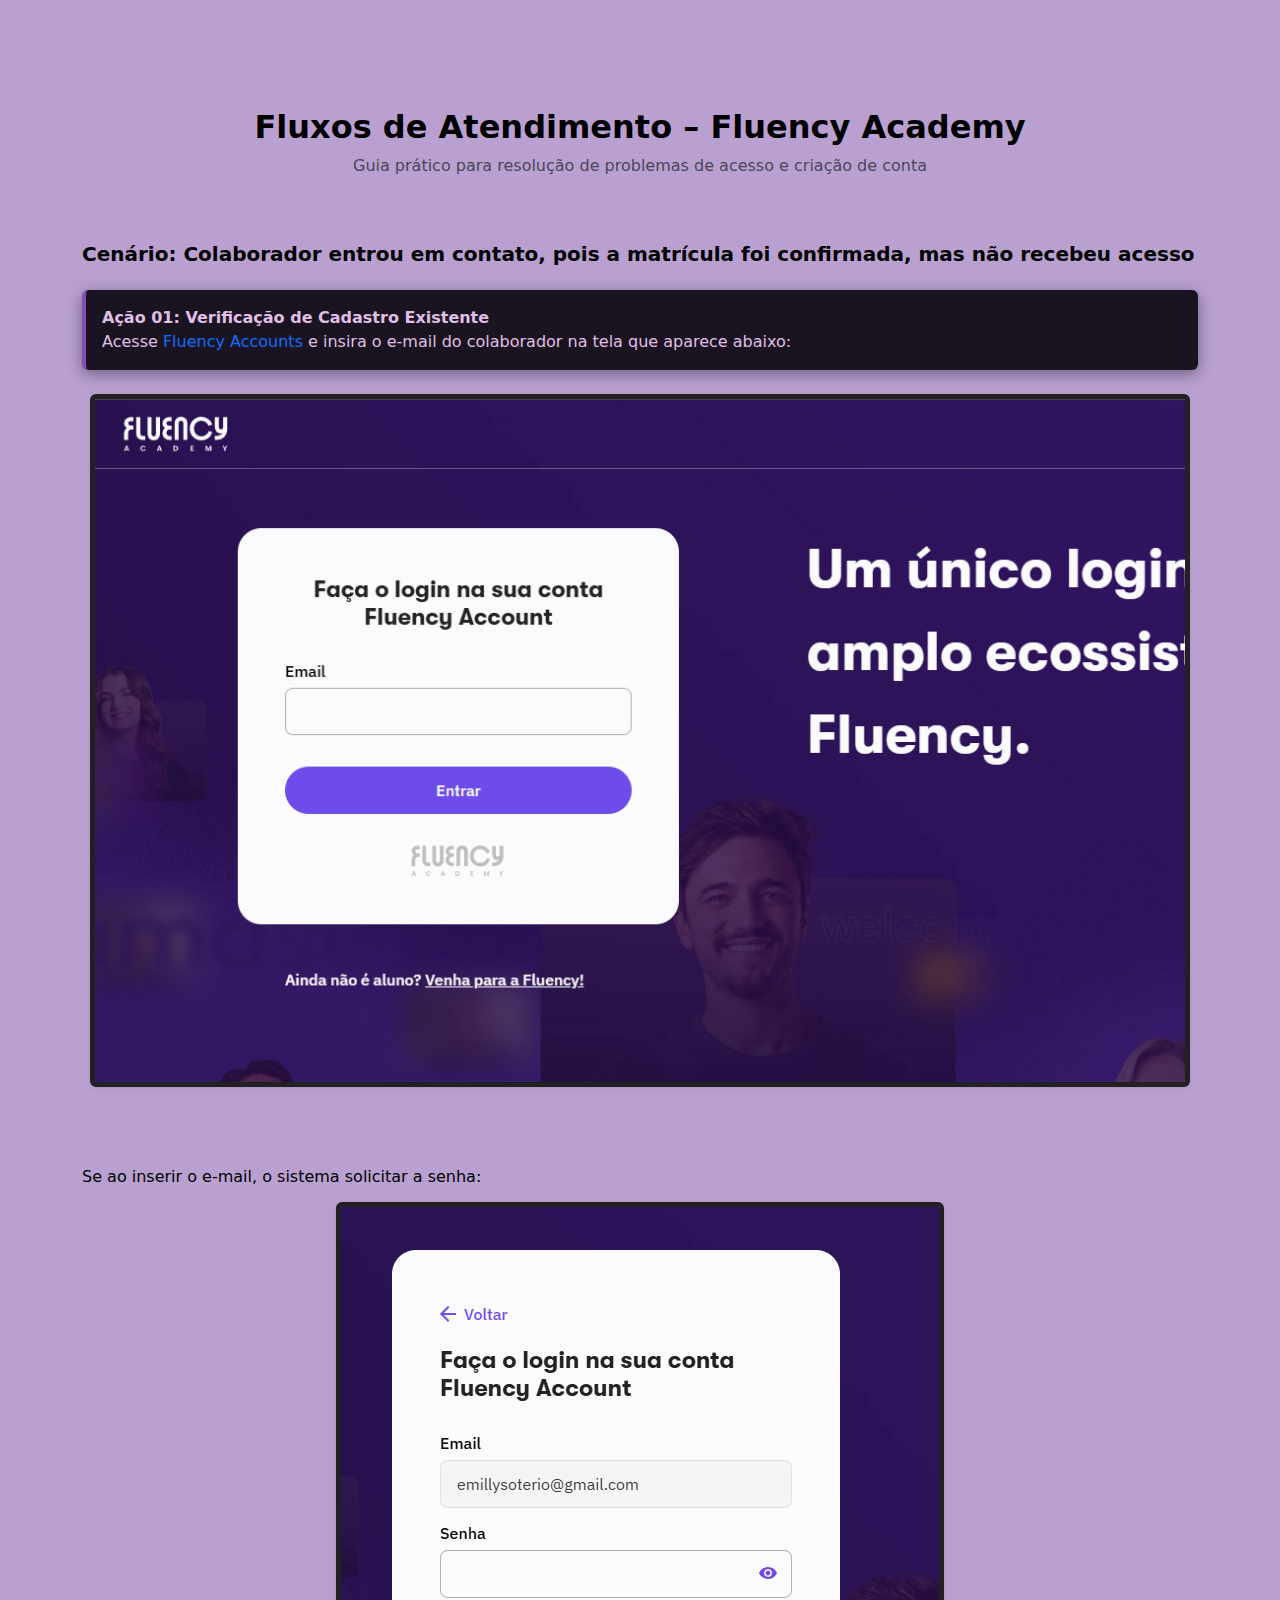
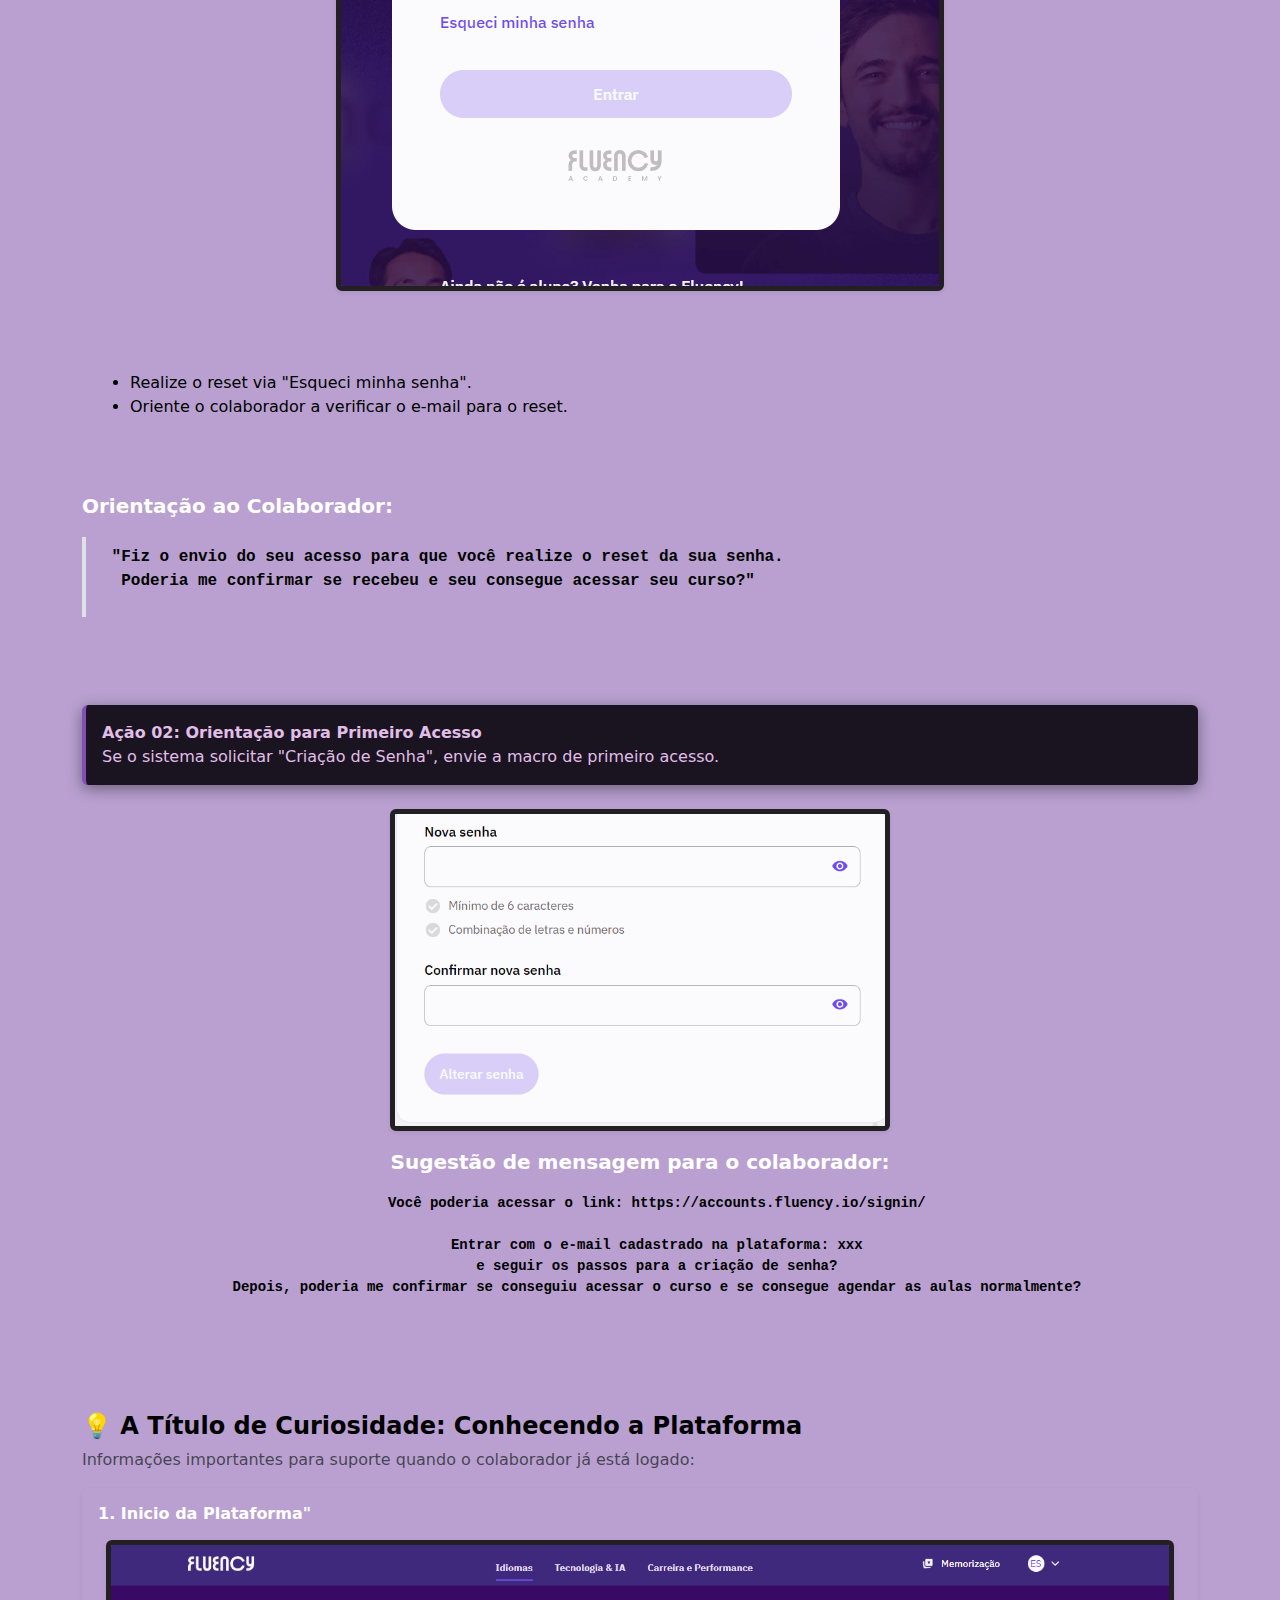
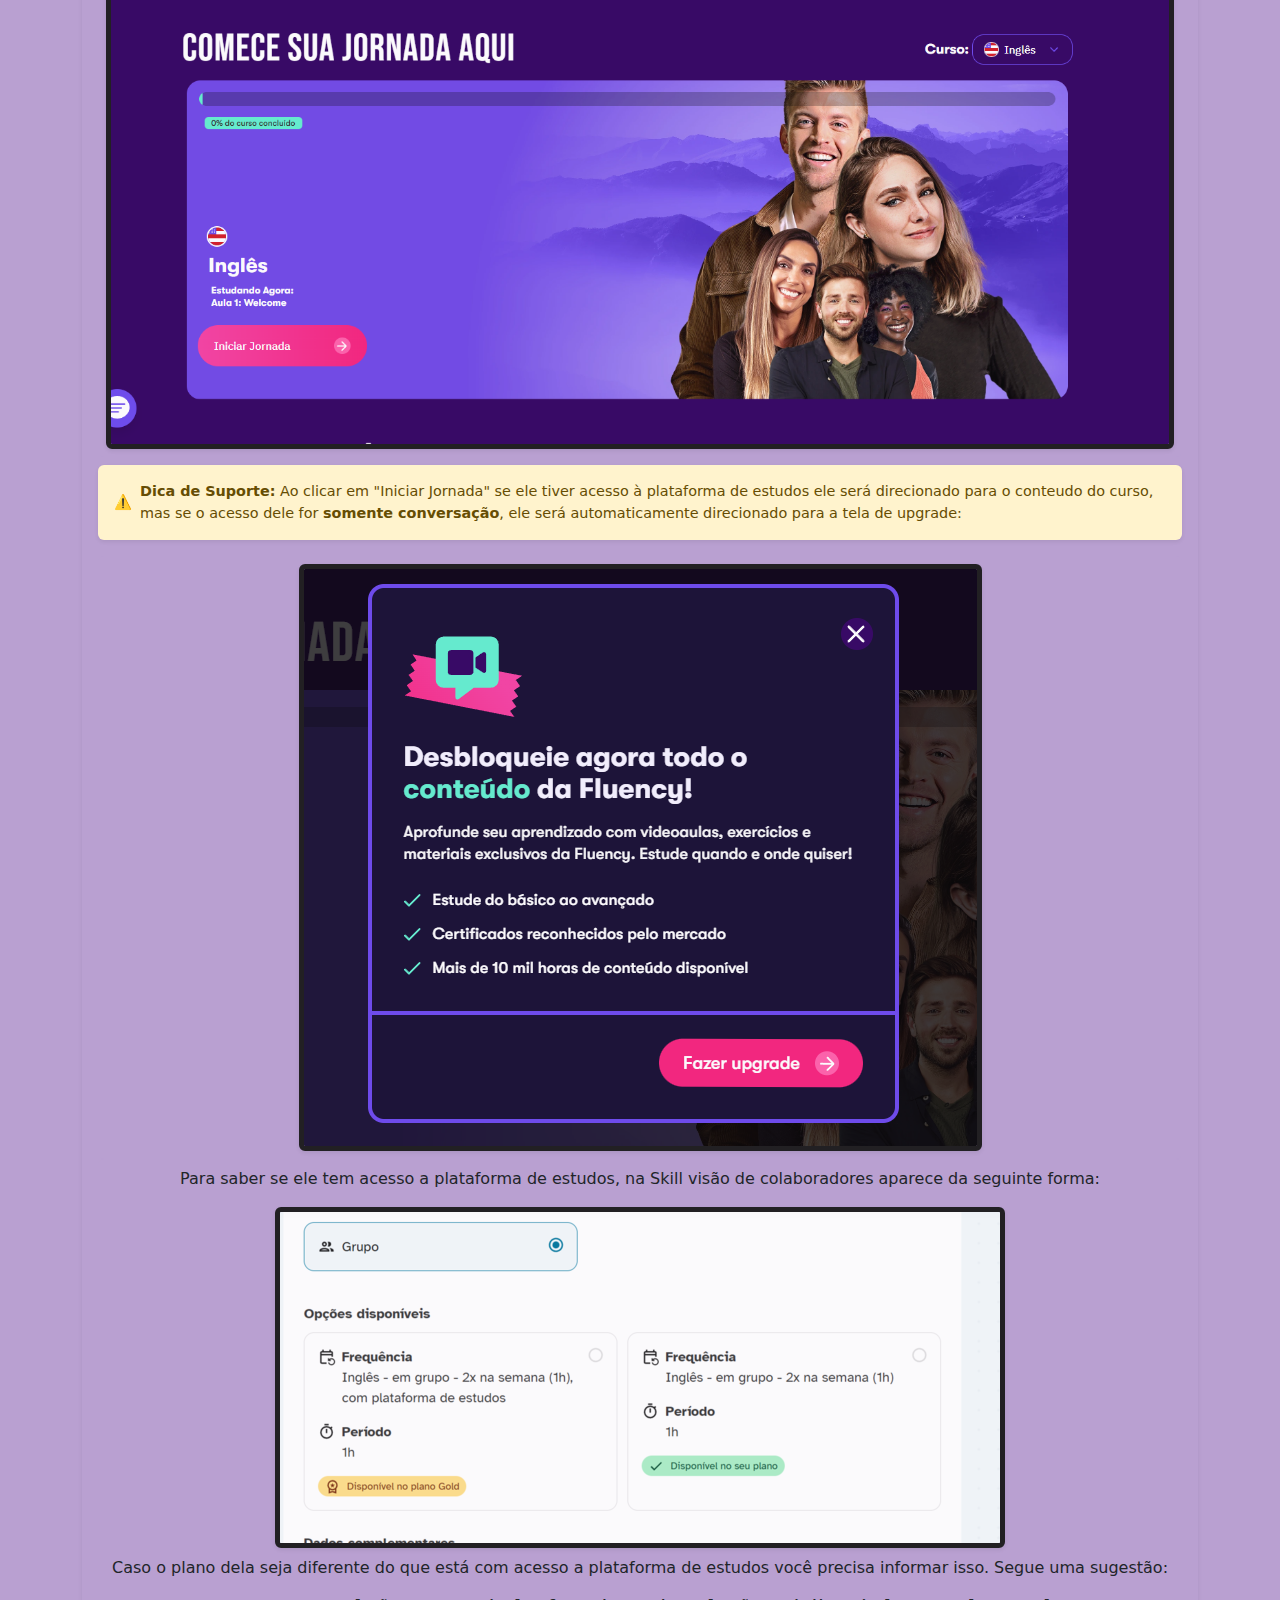
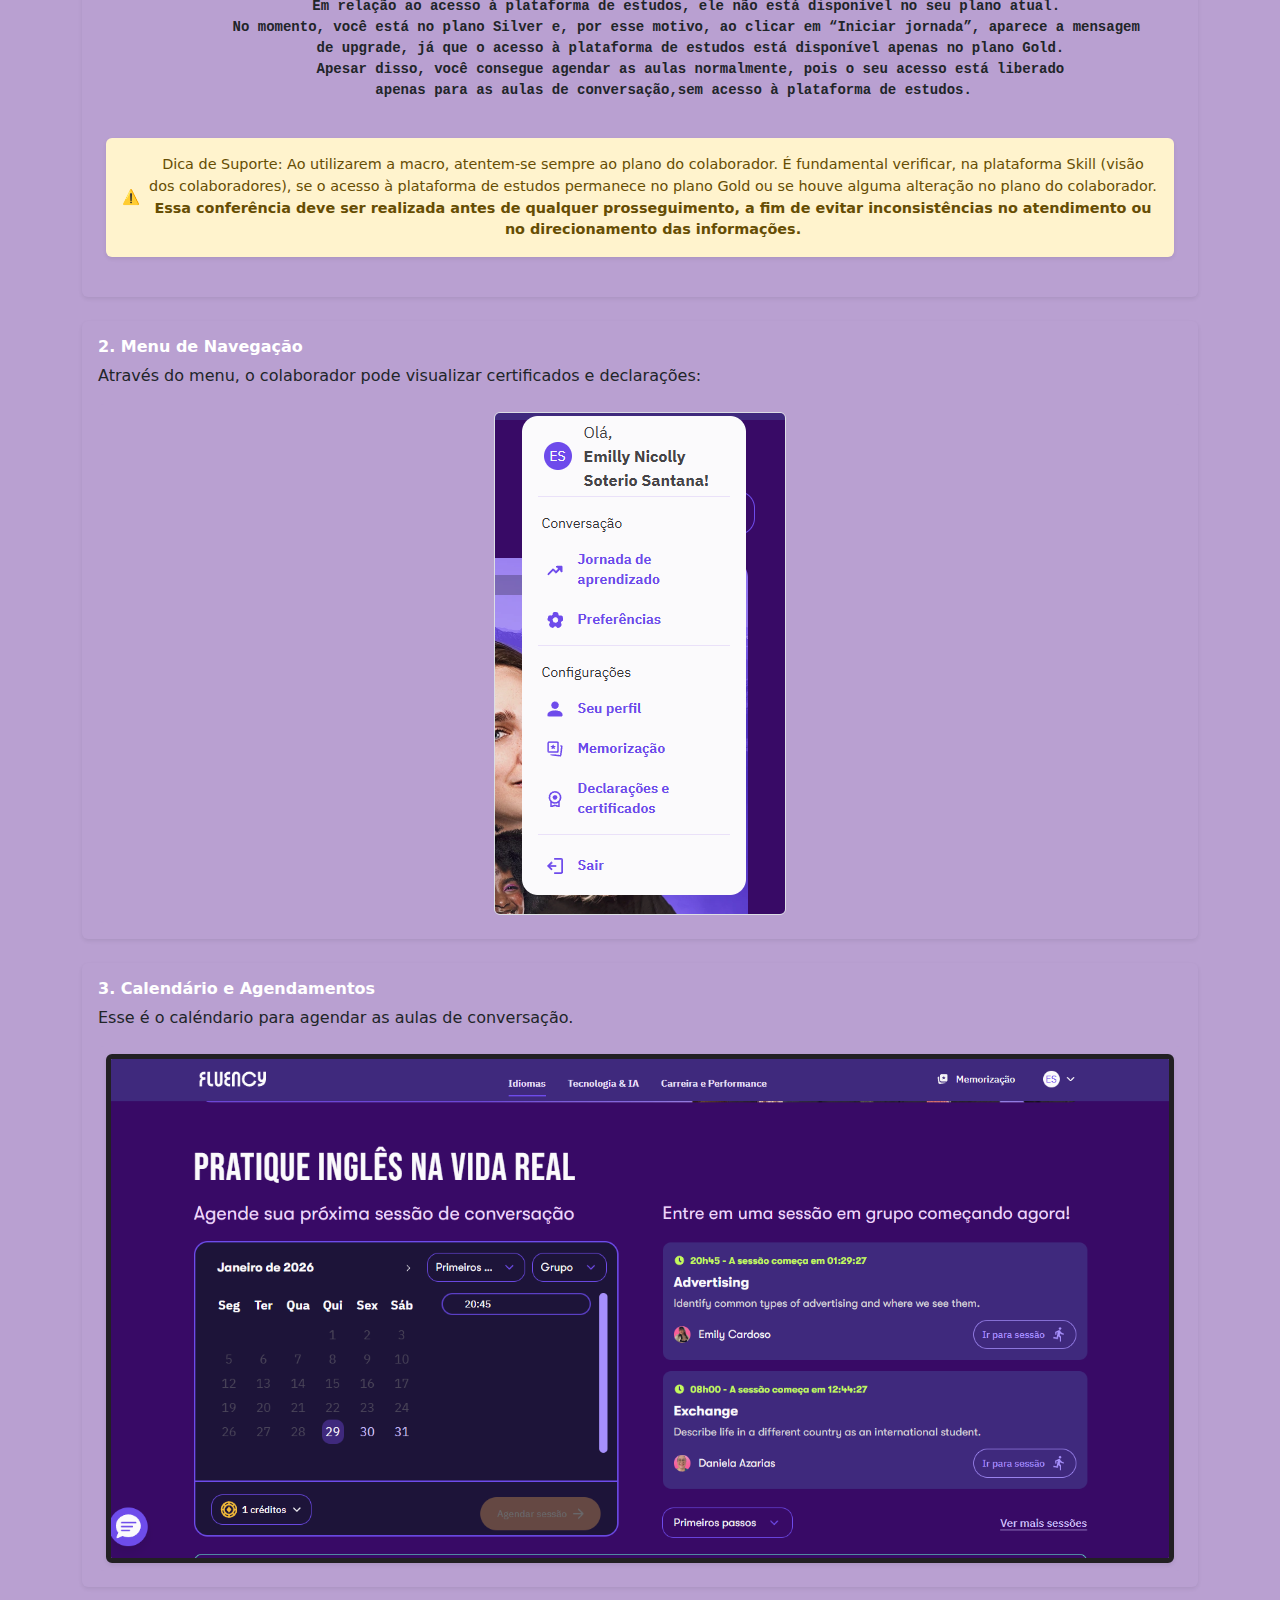
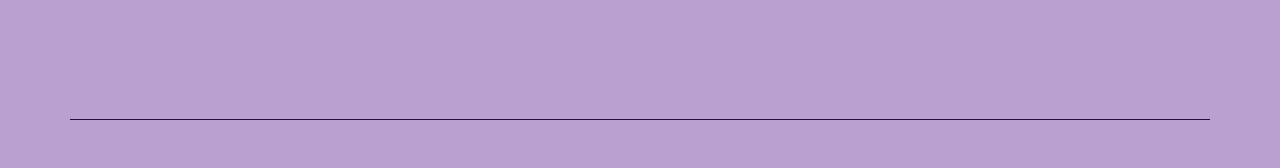
<file: Fluency/fluency.html>
<!DOCTYPE html>
<html lang="pt-br">
<head>
    <meta charset="UTF-8">
    <meta name="viewport" content="width=device-width, initial-scale=1.0">
    <title>Fluxo Fluency Academy</title>
    <link rel="icon" href="../icon.png">
    <link href="https://cdn.jsdelivr.net/npm/bootstrap@5.3.3/dist/css/bootstrap.min.css" rel="stylesheet">
    <link rel="stylesheet" href="../Fluency/fluency.css">
</head>
<body class="" style="background-color: rgb(185, 160, 209);">


<section class="container my-5 text-black" style="background-color: rgb(185, 160, 209);" >
  <div class="row mb-5">
    <div class="col text-center">
      <h2 class="fw-bold">Fluxos de Atendimento – Fluency Academy</h2>
      <p class="text-muted fs-6">Guia prático para resolução de problemas de acesso e criação de conta</p>
    </div>
  </div>

  <div class="row mb-5">
    <div class="col">
      <h4 class="fw-bold  fs-5">Cenário: Colaborador entrou em contato, pois a matrícula foi confirmada, mas não recebeu acesso</h4>
      
      <div class="alert alert-lilac mt-4">
        <strong>Ação 01: Verificação de Cadastro Existente</strong>
        <p class="mb-0">Acesse <a class="text-decoration-none" href="https://accounts.fluency.io/" target="_blank">Fluency Accounts</a> e insira o e-mail do colaborador na tela que aparece abaixo:</p>
      </div>

      <div class="text-center p-2 rounded" style="background-color: rgb(185, 160, 209);" >
            <img src="./telaIncio.png" alt="Calendário Fluency" class="img-fluid rounded shadow-sm">
          </div>

      <div class="py-5 mt-4 fs-6 ">
        <h6>Se ao inserir o e-mail, o sistema solicitar a senha:</h6>

      <div class="text-center p-2 rounded" style="background-color: rgb(185, 160, 209);" >
            <img src="./reset.png" alt="Calendário Fluency" class="img-fluid rounded shadow-sm">
          </div>

        <ul class="fs-6 mt-4 p-5">
          <li>Realize o reset via "Esqueci minha senha".</li>
          <li>Oriente o colaborador a verificar o e-mail para o reset.</li>
        </ul>

        <p class="fw-bold mt-4 fs-5 text-white">Orientação ao Colaborador:</p>
        <blockquote class="border-start border-4 ps-3 py-2 small"  style="background-color: rgb(185, 160, 209);" >
         <pre class="fw-bold fs-6"> "Fiz o envio do seu acesso para que você realize o reset da sua senha.
  Poderia me confirmar se recebeu e seu consegue acessar seu curso?" </pre>
        </blockquote>
      </div>

      <div class="alert alert-lilac mt-4">
        <strong>Ação 02: Orientação para Primeiro Acesso</strong>
        <p class="mb-0">Se o sistema solicitar "Criação de Senha", envie a macro de primeiro acesso.</p>
      </div>

      <div class="text-center p-2 rounded" style="background-color: rgb(185, 160, 209);" >
            <img src="../src/image/senhaNova.png" alt="Criação" class="img-fluid rounded shadow-sm" width="500px">
          </div>

    <div class="text-center p-2 rounded" style="background-color: rgb(185, 160, 209);" >
      <p class="text-white fs-5 fw-bold" >Sugestão de mensagem para o colaborador:</p>
    <pre class="fw-bold">
    Você poderia acessar o link: https://accounts.fluency.io/signin/

    Entrar com o e-mail cadastrado na plataforma: xxx
    e seguir os passos para a criação de senha?
    Depois, poderia me confirmar se conseguiu acessar o curso e se consegue agendar as aulas normalmente?
    
    </pre>
        </div>      
    </div>
  </div>

 <div class="row mb-5">
    <div class="col">
      <h4 class="fw-bold ">💡 A Título de Curiosidade: Conhecendo a Plataforma</h4>
      <p class="text-muted fs-6">Informações importantes para suporte quando o colaborador já está logado:</p>

      <div class="card mb-4 border-0 shadow-sm"  style="background-color: rgb(185, 160, 209);" >
        <div class="card-body">
          <h6 class="fw-bold text-white">1. Inicio da Plataforma"</h6>

      <div class="text-center p-2 rounded" style="background-color: rgb(185, 160, 209);" >
             <img src="./inicio.png" class="img-fluid rounded shadow-sm">
          </div>  

          <div class="alert alert-warning border-0 shadow-sm d-flex align-items-center mt-2" style="font-size: 0.9rem;">
            <span class="me-2">⚠️</span>
            <div>
              <strong>Dica de Suporte:</strong> Ao clicar em "Iniciar Jornada" se ele tiver acesso à plataforma de estudos ele será direcionado para o conteudo do curso, mas se o acesso dele for <strong>somente conversação</strong>, ele será automaticamente direcionado para a tela de upgrade:
            </div>  

          </div>

        <div class="text-center p-2 rounded" style="background-color: rgb(185, 160, 209);" >
             <img src="./upgrade.png" alt="Tela de Upgrade" class="img-fluid rounded shadow-sm">
          </div>


          <div class="text-center p-2 rounded" style="background-color: rgb(185, 160, 209);" >
            <p class="">Para saber se ele tem acesso a plataforma de estudos, na Skill visão de colaboradores aparece da seguinte forma:</p>
            <img src="./skill-acesso.png" alt="Tela de Upgrade" class="img-fluid rounded shadow-sm">
            <p class="mt-2">Caso o plano dela seja diferente do que está com acesso a plataforma de estudos você precisa informar isso. Segue uma sugestão:</p>

            <pre class="fw-bold">
            Em relação ao acesso à plataforma de estudos, ele não está disponível no seu plano atual. 
            No momento, você está no plano Silver e, por esse motivo, ao clicar em “Iniciar jornada”, aparece a mensagem 
            de upgrade, já que o acesso à plataforma de estudos está disponível apenas no plano Gold.
            Apesar disso, você consegue agendar as aulas normalmente, pois o seu acesso está liberado
            apenas para as aulas de conversação,sem acesso à plataforma de estudos.    
             </pre>


            <div class="alert alert-warning border-0 shadow-sm d-flex align-items-center mt-2" style="font-size: 0.9rem;">
            <span class="me-2">⚠️</span>
            <div>
            Dica de Suporte: Ao utilizarem a macro, atentem-se sempre ao plano do colaborador.
            É fundamental verificar, na plataforma Skill (visão dos colaboradores), se o acesso à plataforma de estudos permanece no plano Gold ou se houve alguma alteração no plano do colaborador.
            <strong>
            Essa conferência deve ser realizada antes de qualquer prosseguimento, a fim de evitar inconsistências no atendimento ou no direcionamento das informações.
            </strong>

            </div>
          </div>

          </div>

        </div>
      </div>

      <div class="card mb-4 border-0 shadow-sm" style="background-color: rgb(185, 160, 209);" >
        <div class="card-body">
          <h6 class="fw-bold text-white">2. Menu de Navegação</h6>
          <p>Através do menu, o colaborador pode visualizar certificados e declarações:</p>
      <div class="text-center p-2 rounded" style="background-color: rgb(185, 160, 209);" >
            <img src="./menu.png" alt="Menu Fluency" class="img-fluid rounded border">
          </div>
        </div>
      </div>

      <div class="card mb-4 border-0 shadow-sm"  style="background-color: rgb(185, 160, 209);" >
        <div class="card-body">
          <h6 class="fw-bold text-white">3. Calendário e Agendamentos</h6>
          <p>Esse é o caléndario para agendar as aulas de conversação.</p>
      <div class="text-center p-2 rounded" style="background-color: rgb(185, 160, 209);" >
            <img src="./calendario.png" alt="Calendário Fluency" class="img-fluid rounded shadow-sm">
          </div>
        </div>
      </div>

    </div>
  </div>

</body>
</html>
</file>
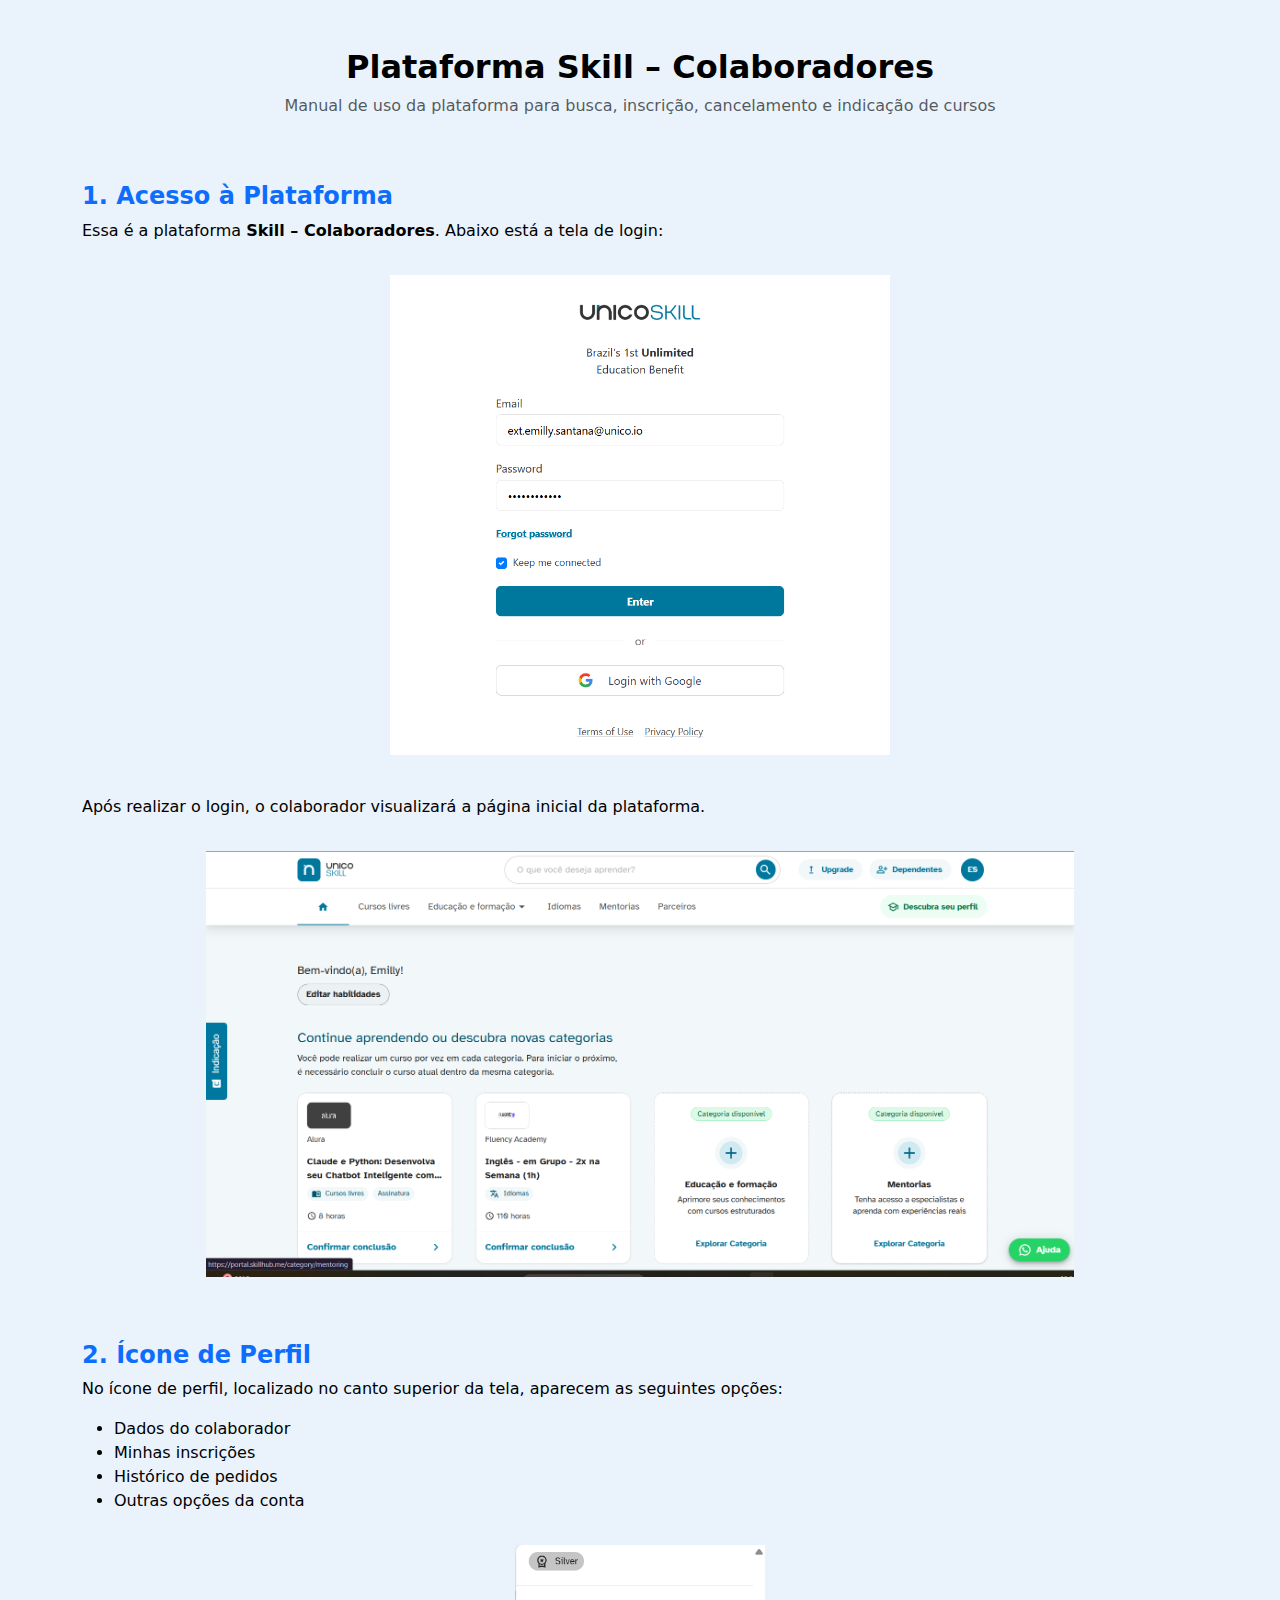
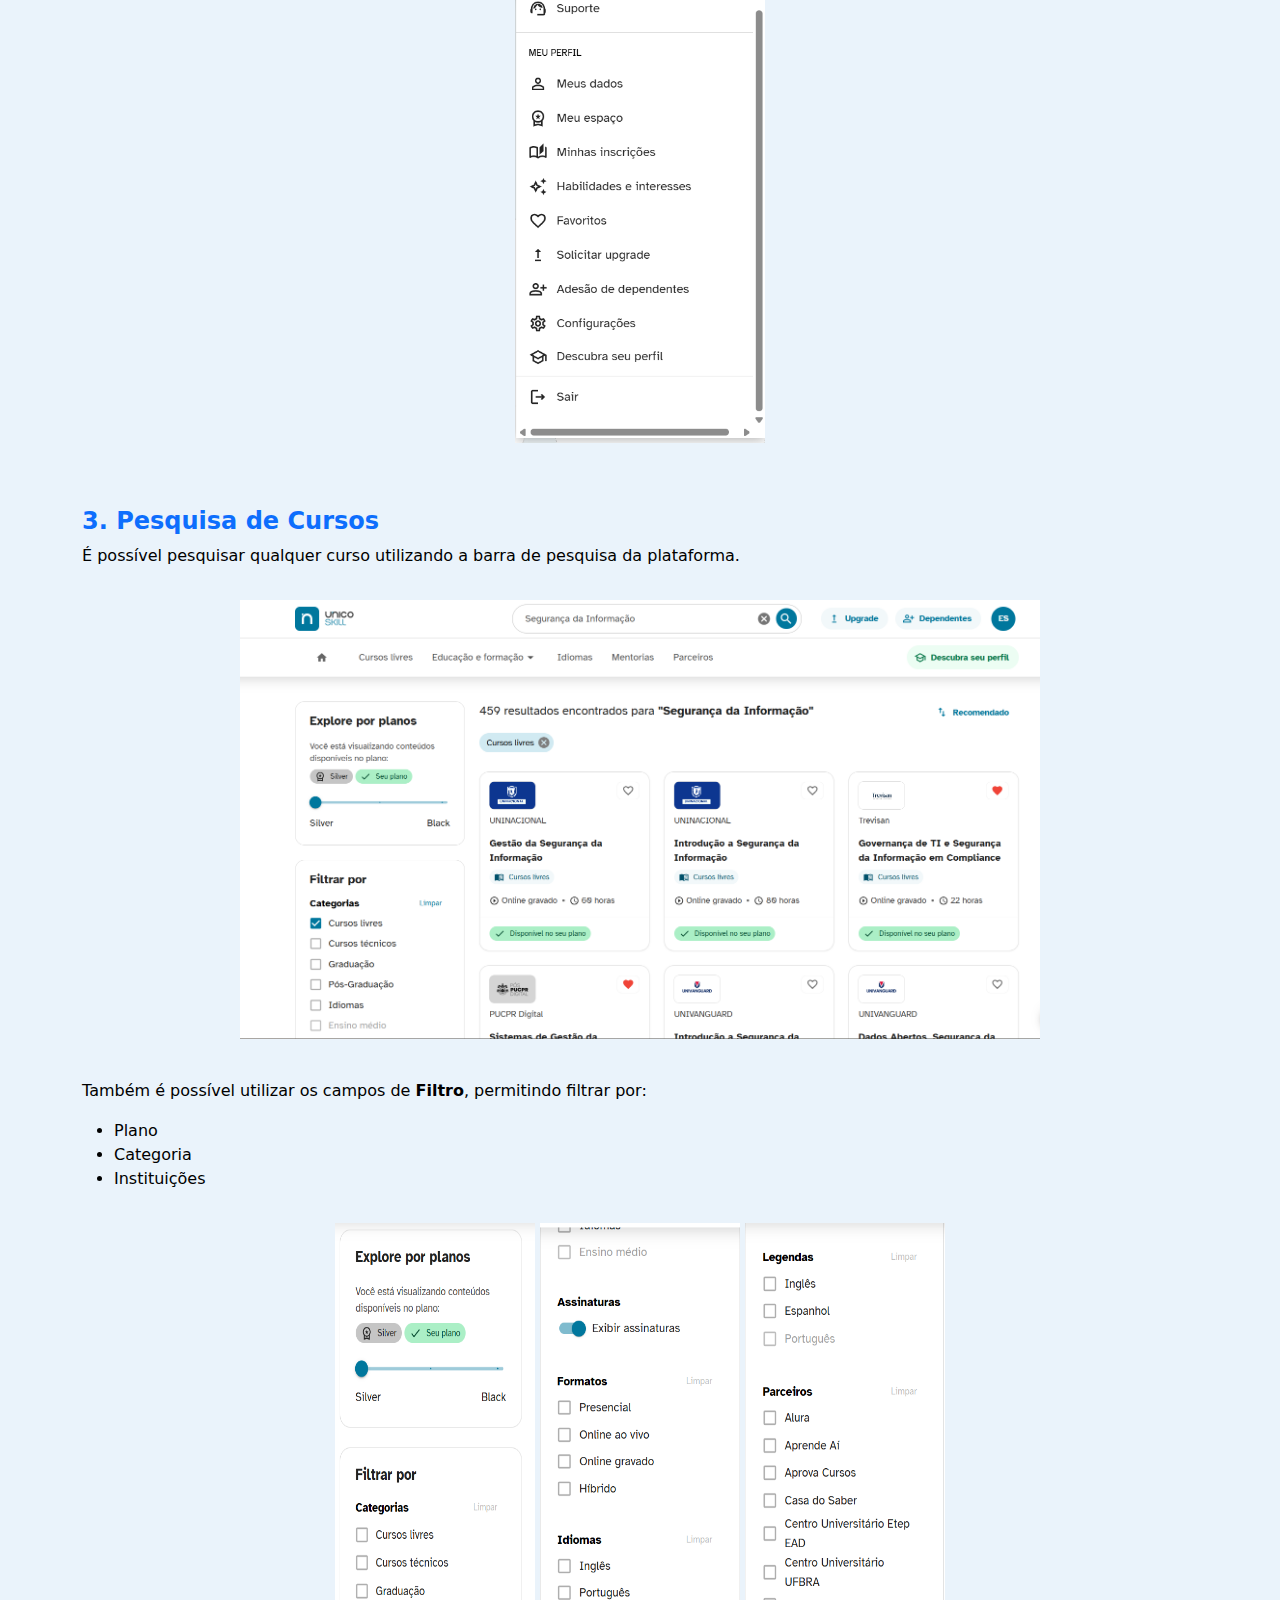
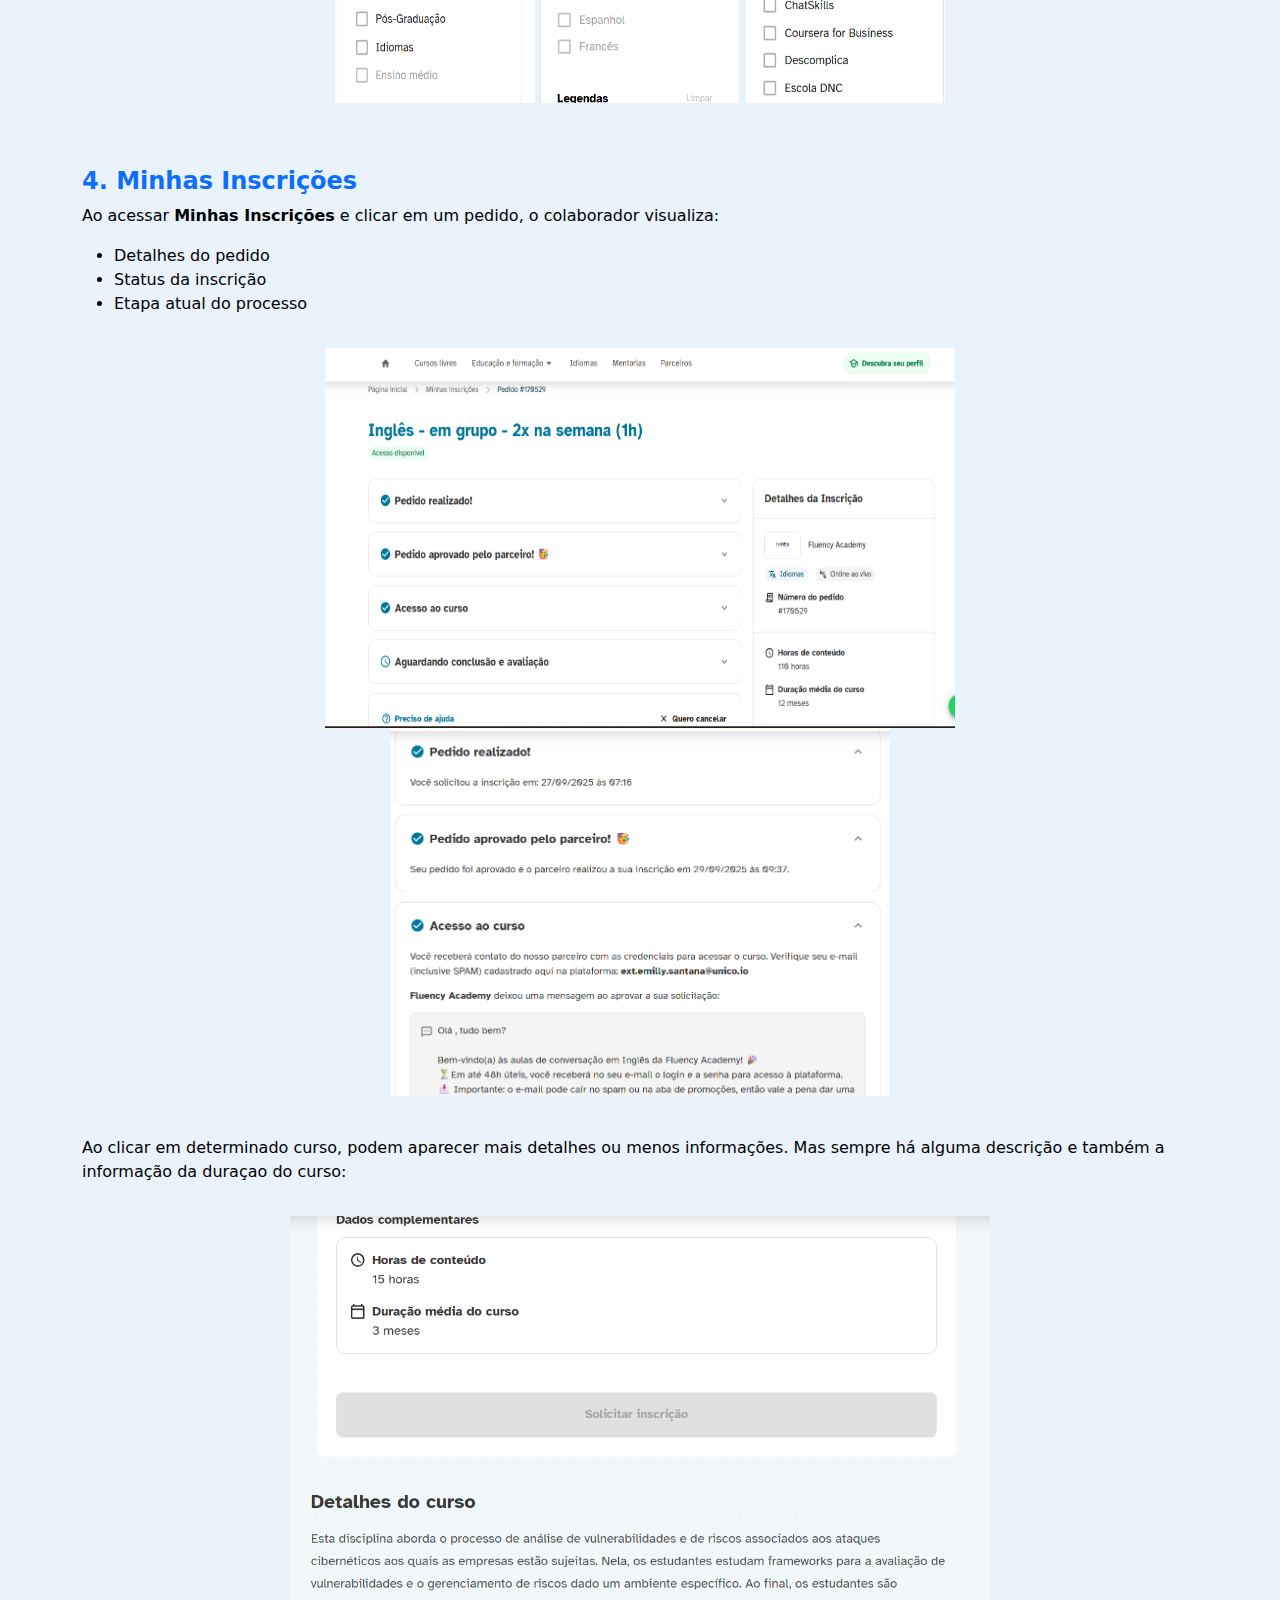
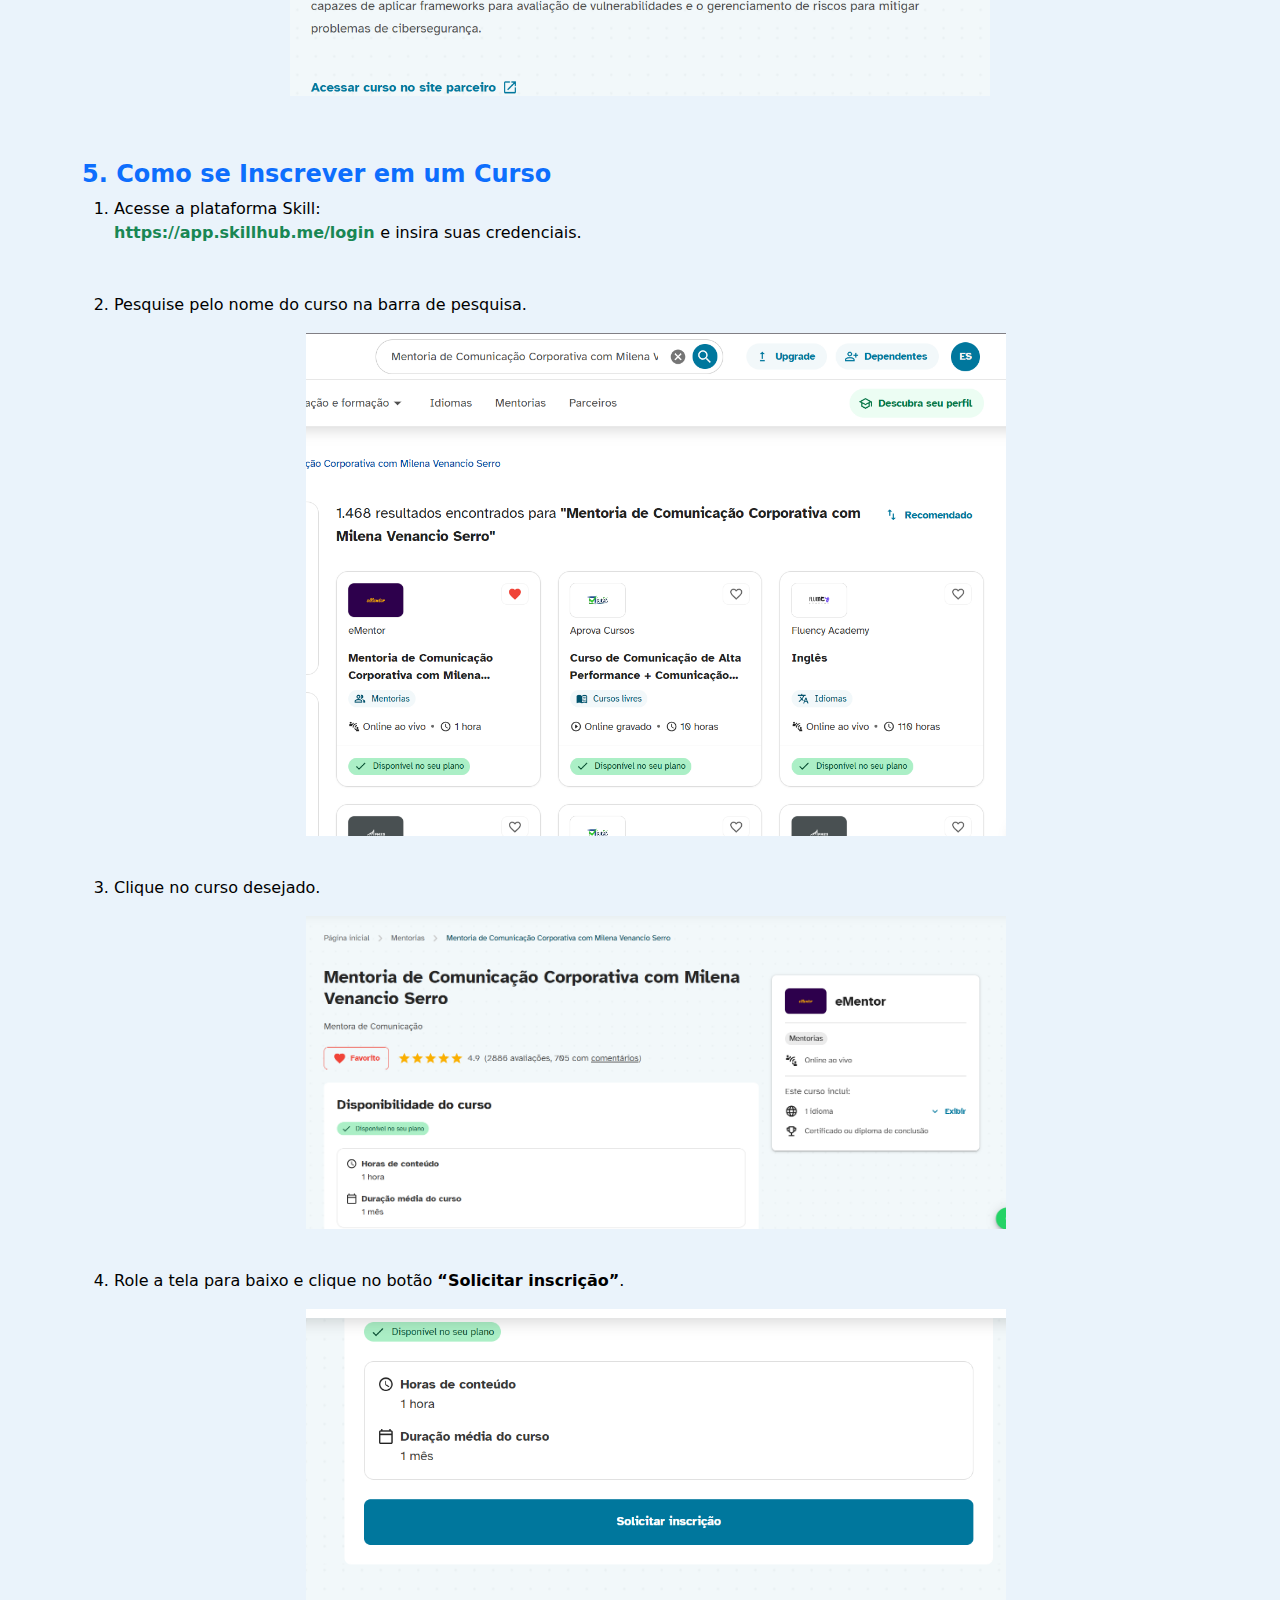
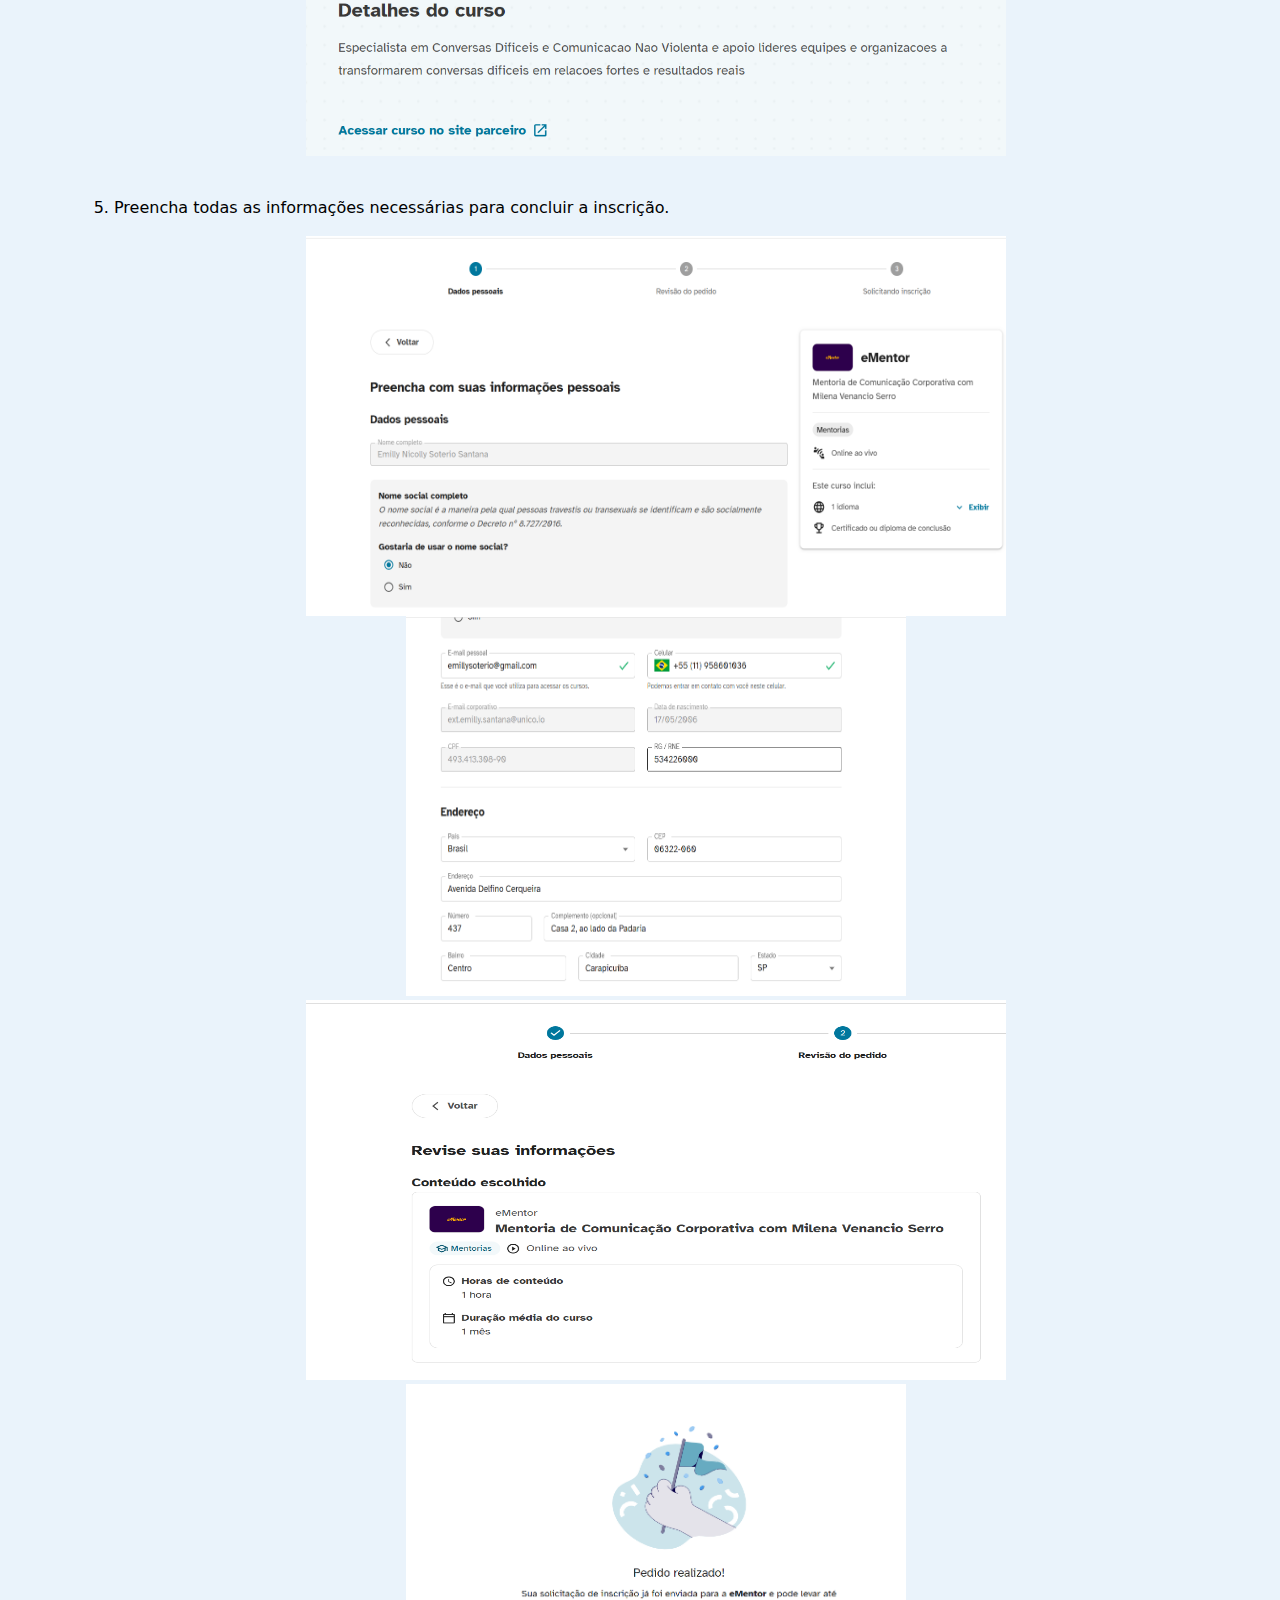
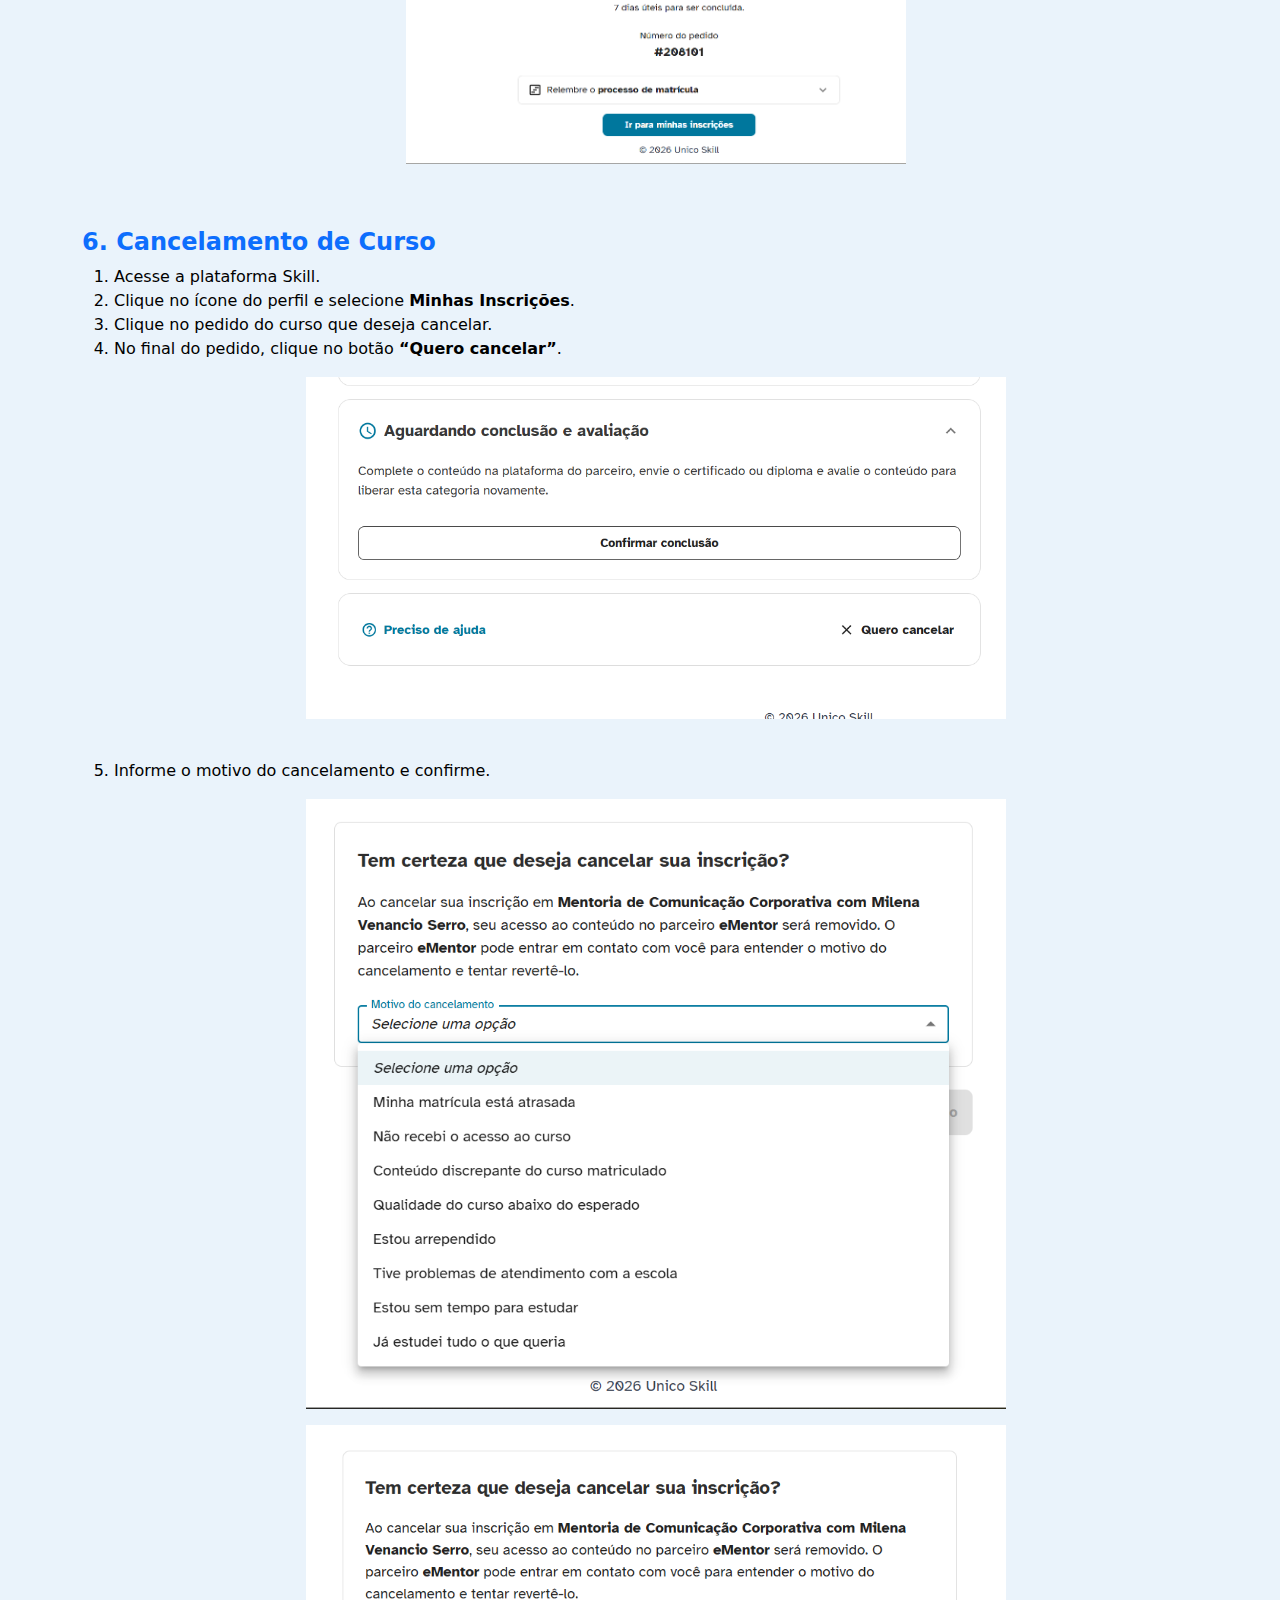
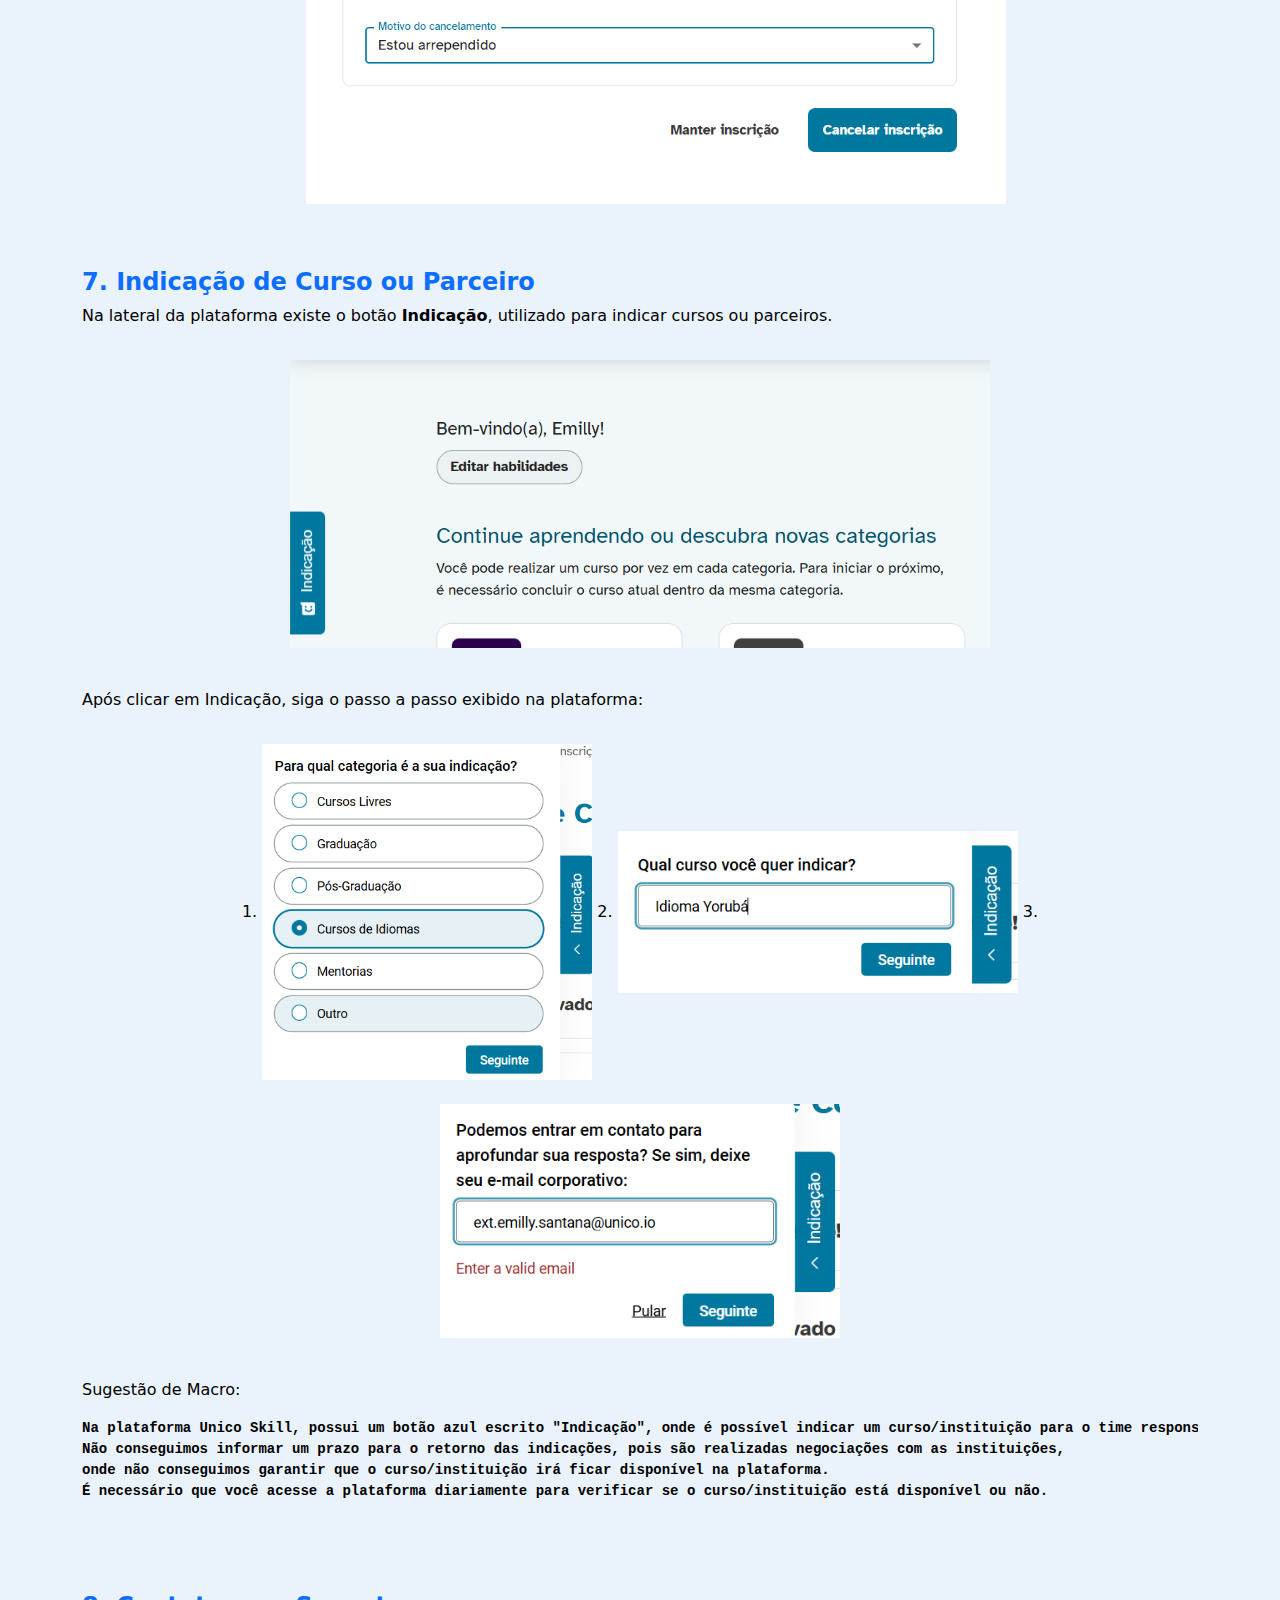
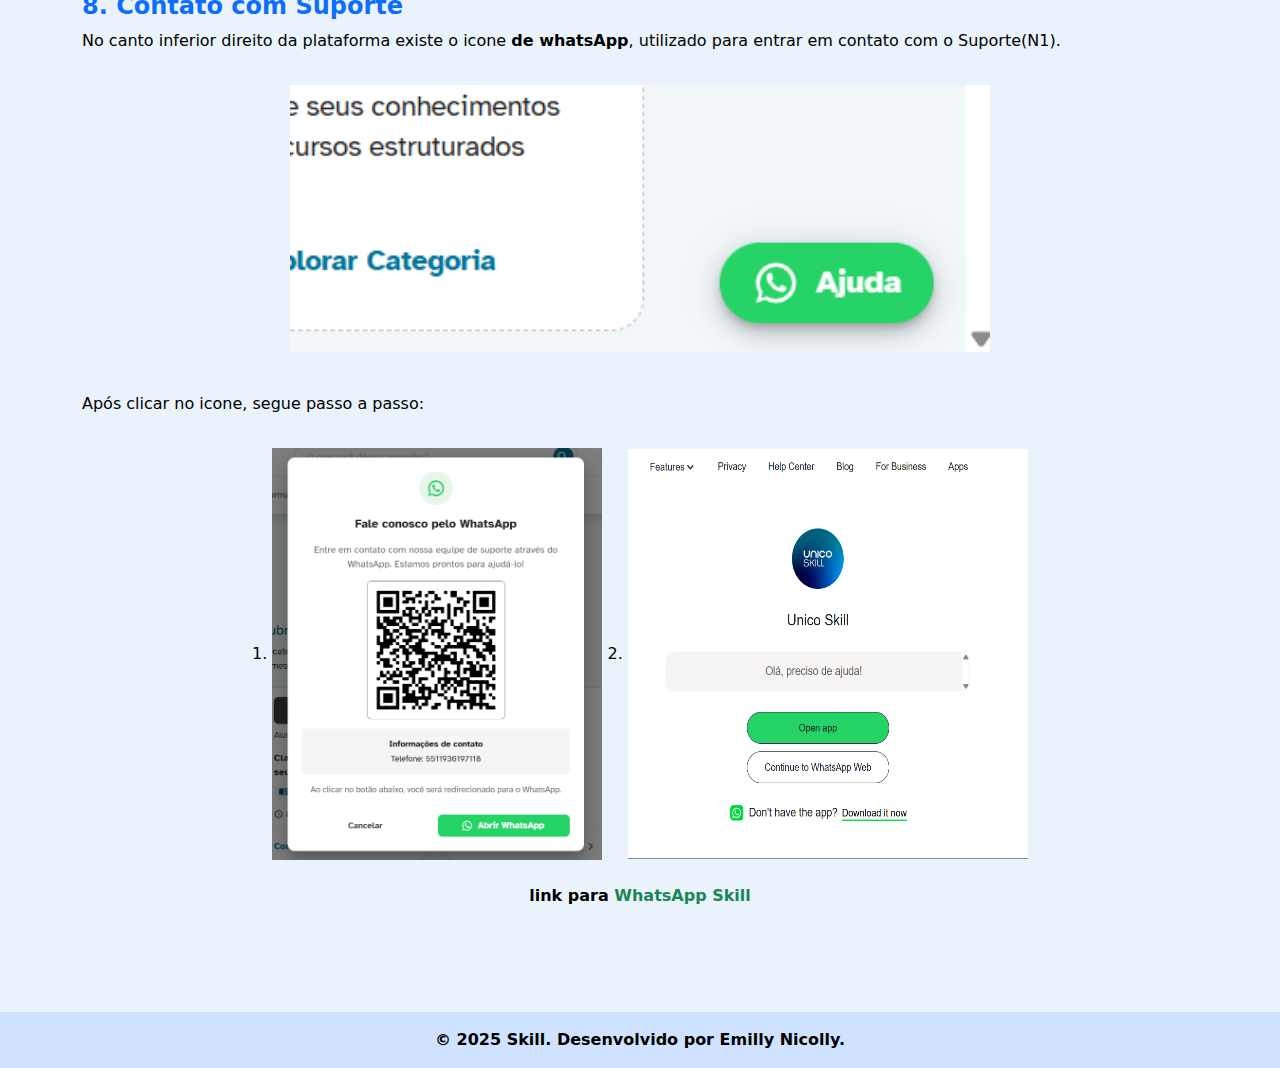
<file: skill-colab/skill.html>
<!DOCTYPE html>
<html lang="pt-BR">
<head>
  <meta charset="UTF-8">
  <meta name="viewport" content="width=device-width, initial-scale=1.0">
  <title>Plataforma Skill – Colaboradores</title>
  <link rel="icon" href="../icon.png">

  <link href="https://cdn.jsdelivr.net/npm/bootstrap@5.3.8/dist/css/bootstrap.min.css" rel="stylesheet">

  <style>
    body {
      background-color: #eaf3fb;
    }

    section.container {
      background-color: #eaf3fb;
    }

    .alert,
    .card {
      background-color: #eaf3fb;
    }

    /* div padrão para imagens (sem borda visível) */
    .img-box {
      padding: 16px;
      text-align: center;
      margin-bottom: 24px;
    }

    .img-placeholder {
      font-style: italic;
      color: #6c757d;
  
    }
  </style>
</head>

<body>

<section class="container my-5 text-black">

  <!-- CABEÇALHO -->
  <div class="row mb-5">
    <div class="col text-center">
      <h2 class="fw-bold ">Plataforma Skill – Colaboradores</h2>
      <p class="text-muted">
        Manual de uso da plataforma para busca, inscrição, cancelamento e indicação de cursos
      </p>
    </div>
  </div>

  <!-- ================================================= -->
  <!-- ACESSO À PLATAFORMA -->
  <!-- ================================================= -->

  <h4 class="fw-bold text-primary">1. Acesso à Plataforma</h4>

  <p>
    Essa é a plataforma <strong>Skill – Colaboradores</strong>.  
    Abaixo está a tela de login:
  </p>

  <div class="img-box">
    <img src="./login.png" alt="" width="500px"> 
 </div>

  <p>
    Após realizar o login, o colaborador visualizará a página inicial da plataforma.
  </p>

  <div class="img-box">
    <img src="./passo2.png" alt="" width="80%"> 
  </div>

  <!-- ================================================= -->
  <!-- PERFIL DO COLABORADOR -->
  <!-- ================================================= -->

  <h4 class="fw-bold text-primary mt-5">2. Ícone de Perfil</h4>

  <p>
    No ícone de perfil, localizado no canto superior da tela, aparecem as seguintes opções:
  </p>

  <ul>
    <li>Dados do colaborador</li>
    <li>Minhas inscrições</li>
    <li>Histórico de pedidos</li>
    <li>Outras opções da conta</li>
  </ul>

  <div class="img-box">
    <img src="../src/image/perfil.png" alt="" width="250px"> 
  </div>

  <!-- ================================================= -->
  <!-- PESQUISA DE CURSOS -->
  <!-- ================================================= -->

  <h4 class="fw-bold text-primary mt-5">3. Pesquisa de Cursos</h4>

  <p>
    É possível pesquisar qualquer curso utilizando a barra de pesquisa da plataforma.
  </p>

  <div class="img-box">
    <img src="./barraP.png" alt="" width="800px"> 
  </div>

  <p>
    Também é possível utilizar os campos de <strong>Filtro</strong>, permitindo filtrar por:
  </p>

  <ul>
    <li>Plano</li>
    <li>Categoria</li>
    <li>Instituições</li>
  </ul>

  <div class="img-box g-4">
    <img src="../src/image/filtro1.png" alt="" width="200px" height="480px"> 
    <img src="../src/image/filtro2.png" alt="" width="200px" height="480px"> 
    <img src="../src/image/filtro3.png" alt="" width="200px" height="480px"> 
  </div>

  <!-- ================================================= -->
  <!-- MINHAS INSCRIÇÕES -->
  <!-- ================================================= -->

  <h4 class="fw-bold text-primary mt-5">4. Minhas Inscrições</h4>

  <p>
    Ao acessar <strong>Minhas Inscrições</strong> e clicar em um pedido, o colaborador visualiza:
  </p>

  <ul>
    <li>Detalhes do pedido</li>
    <li>Status da inscrição</li>
    <li>Etapa atual do processo</li>
  </ul>

  <div class="img-box g-2">
    <img src="./detalhe1.png" alt="" height="380px" width="630px"> 
    <img src="./detalhe2.png" alt="" width="500px"> 
  </div>

  <p>
    Ao clicar em determinado curso, podem aparecer mais detalhes ou menos informações. Mas sempre há alguma descrição e também a informação da duraçao do curso:
  </p>

  <div class="img-box">
    <img src="../src/image/detalhe4.png" alt="" width="700px">
  </div>

  <!-- ================================================= -->
  <!-- INSCRIÇÃO EM CURSO -->
  <!-- ================================================= -->

  <h4 class="fw-bold text-primary mt-5">5. Como se Inscrever em um Curso</h4>

  <ol>
    <li class="mb-5">
      Acesse a plataforma Skill:
      <br>
      <a href="https://app.skillhub.me/login?redirect_uri=https%3A%2F%2Fportal.skillhub.me%2F" class="text-decoration-none text-success fw-bold">
        https://app.skillhub.me/login 
      </a>
    e insira suas credenciais.  
    </li>

    <li>
      Pesquise pelo nome do curso na barra de pesquisa.
      <div class="img-box">
        <img src="./mentoria1.png" alt="" width="700px">
    </div>
    </li>

    <li>
      Clique no curso desejado.
      <div class="img-box">
        <img src="./mentoria2.png" alt="" width="700px">
      </div>
    </li>

    <li>
      Role a tela para baixo e clique no botão <strong>“Solicitar inscrição”</strong>.
      <div class="img-box">
        <img src="./mentoria3.png" alt="" width="700px">
      </div>
    </li>

    <li>
      Preencha todas as informações necessárias para concluir a inscrição.
      <div class="img-box">
        <img src="./cadastro1.png" alt="" width="700px" height="380px">
        <img src="./cadastro2.png" alt="" width="500px" height="380px">
        <img class="mt-1" src="./cadastroRP.png" alt="" width="700px" height="380px">
        <img class="mt-1" src="./pedido.png" alt="" width="500px" height="380px">
      </div>
    </li>
  </ol>

  <!-- ================================================= -->
  <!-- CANCELAMENTO -->
  <!-- ================================================= -->

  <h4 class="fw-bold text-primary mt-5">6. Cancelamento de Curso</h4>

  <ol>
    <li>Acesse a plataforma Skill.</li>
    <li>Clique no ícone do perfil e selecione <strong>Minhas Inscrições</strong>.</li>
    <li>Clique no pedido do curso que deseja cancelar.</li>
    <li>
      No final do pedido, clique no botão <strong>“Quero cancelar”</strong>.
      <div class="img-box">
        <img src="./querocancelar.png" alt="" width="700px">
      </div>
    </li>
    <li>
      Informe o motivo do cancelamento e confirme.
      <div class="img-box ">
        <img src="./motivo de cancelamento disponivel.png" alt="" width="700px" >
        <img src="./cancelamento2.png" alt="" width="700px" class="mt-3">
    </div>
    </li>
  </ol>

  <!-- ================================================= -->
  <!-- INDICAÇÃO -->
  <!-- ================================================= -->

  <h4 class="fw-bold text-primary mt-5">7. Indicação de Curso ou Parceiro</h4>

  <p>
    Na lateral da plataforma existe o botão <strong>Indicação</strong>, utilizado para indicar
    cursos ou parceiros.
  </p>

  <div class="img-box">
        <img src="../src/image/feed1.png" alt="" width="700px" >
  </div>

  <p>
    Após clicar em Indicação, siga o passo a passo exibido na plataforma:
  </p>

  <div class="img-box">
    1. <img src="../src/image/feedback2.png" alt="" width="330px" >
    2. <img src="../src/image/feed3.png" alt="" width="400px" >
    3. <img class="mt-4" src="../src/image/feed5.png" alt="" width="400px" >

  </div>

  <div>
    <p>Sugestão de Macro:</p>
    <pre class="fw-bold ">
Na plataforma Unico Skill, possui um botão azul escrito "Indicação", onde é possível indicar um curso/instituição para o time responsável.
Não conseguimos informar um prazo para o retorno das indicações, pois são realizadas negociações com as instituições,
onde não conseguimos garantir que o curso/instituição irá ficar disponível na plataforma.
É necessário que você acesse a plataforma diariamente para verificar se o curso/instituição está disponível ou não.

    </pre>
  </div>


   <h4 class="fw-bold text-primary mt-5">8. Contato com Suporte</h4>

  <p>
    No canto inferior direito da plataforma existe o icone <strong>de whatsApp</strong>, utilizado para entrar em contato com o Suporte(N1). </p>

  <div class="img-box">
        <img src="./contato1.png" alt="" width="700px" >
  </div>

  <p>
    Após clicar no icone, segue passo a passo:
  </p>

  <div class="img-box">
    1. <img src="./contato2.png" alt="" width="330px">
    2. <img src="../src/image/cont3.png" alt="" width="400px" height="410px"> 
    <p class="fw-bold p-4">link para <a class="text-decoration-none text-success" href="">WhatsApp Skill </a></p>

  </div>



</section>

<footer class="bg-primary-subtle">

    <div class="container-fluid bg-black-custom text-black text-center p-3 fw-bold ">
        <p class="mb-0">© 2025 Skill. Desenvolvido por Emilly Nicolly.</p>
    </div>   
</footer>

</body>
</html>
</file>
<file: Fluency/fluency.css>
/* Suavização de seções */
section {
    padding: 60px 0;
    border-bottom: 1px solid #1a1a1a; /* Linha divisória quase invisível, mas que organiza o olhar */
}

/* Alertas azuis (Ação) - Deixando-os menos "gritantes" no fundo escuro */
.alert-info {
    background-color: #111d27; /* Azul marinho bem escuro */
    border: none;
    border-left: 4px solid #007bff;
    color: #cce5ff; /* Texto azul claro para leitura no escuro */
}

/* Card Lilás (Dica) - Harmonia com o Roxo da Unico */
.alert-lilac {
    background-color: #1a1421; /* Roxo/Lilás muito profundo */
    border: none;
    border-left: 4px solid #8250b4;
    color: #e1bee7; /* Texto lilás claro */
    box-shadow: 0 4px 15px rgba(0, 0, 0, 0.4);
}

.explicacao, .img-fluid {
    border: 5px solid #1a1a1a;
    border-radius: 8px;
    opacity: 0.95; /* Suaviza o brilho do branco do print */
}
</file>
<file: style.css>
/* Reset básico */
        *{
         margin: 0; padding: 0; font-family: sans-serif; 
        }

        .hero-section {
            background-image: url('./src/image/Principal3.png');
            background-size: cover;
            background-position: center;
            min-height: 100vh; /* Ocupa a tela toda */
            color: white;
            padding: 40px 8%; /* Ajuste o padding para alinhar com o logo da imagem */
            box-sizing: border-box;
        }

        header {
            display: flex;
            justify-content: flex-end; /* Empurra o menu para a direita */
            align-items: center;
            height: 50px; /* Altura aproximada onde está o texto "UNICO SKILL" */
        }

        nav a {
            color: white;
            text-decoration: none;
            margin-left: 25px;
            font-weight: bold;
            font-size: 14px;
            text-transform: uppercase;
        }

        .content {
            margin-top: 100px; /* Ajuste para o texto não subir demais */
            max-width: 500px;
        }

        .content h1 {
            font-size: 3rem;
            margin-bottom: 20px;
            line-height: 1.1;
        }

        .cta-button {
            display: inline-block;
            background-color: white;
            color: black;
            padding: 15px 40px;
            border-radius: 50px;
            text-decoration: none;
            font-weight: bold;
            margin-top: 30px;
        }


/* Container de Serviços */
.bg-black-custom {
    background-color: #0d0d0d;
    padding-top: 80px;
    padding-bottom: 80px;
}

/* Títulos e Textos */
h2.fw-bold {
    letter-spacing: -1px;
    margin-bottom: 10px;
    color: #ffffff;
}

.text-muted {
    color: #888 !important;
    font-size: 1.1rem;
}

/* O Card: Fundo escuro e bordas suaves */
.custom-card {
    background-color: #161616 !important; /* Tom acima do fundo #0d0d0d */
    border: 1px solid #252525 !important;
    border-radius: 15px !important;
    overflow: hidden; /* Garante que a imagem não saia das bordas arredondadas */
    transition: all 0.3s ease;
}

/* Efeito de Hover: Apenas borda e sombra */
.custom-card:hover {
    transform: translateY(-8px);
    border-color: #8250b4 !important; /* Roxo da Unico Skill */
    box-shadow: 0 10px 25px rgba(130, 80, 180, 0.2);
}

/* Configuração da Imagem: Largura total e altura fixa */
.card-img-top {
    width: 100%; /* Ocupa toda a largura do card */
    height: 250px; /* Trava a altura em 250px conforme solicitado */
    object-fit: cover; /* Faz a imagem preencher o espaço sem distorcer (corta as sobras) */
    display: block;
    padding: 0 !important; /* Remove o padding para a imagem encostar nas bordas */
}

/* Ajuste do Corpo do Card para harmonia */
.card-body {
    padding: 20px !important;
    background-color: #161616;
}

.card-title {
    color: #ffffff;
    font-weight: bold;
    margin-bottom: 10px;
}

.card-text {
    color: #adb5bd !important; /* Cinza claro para leitura */
}
</file>
